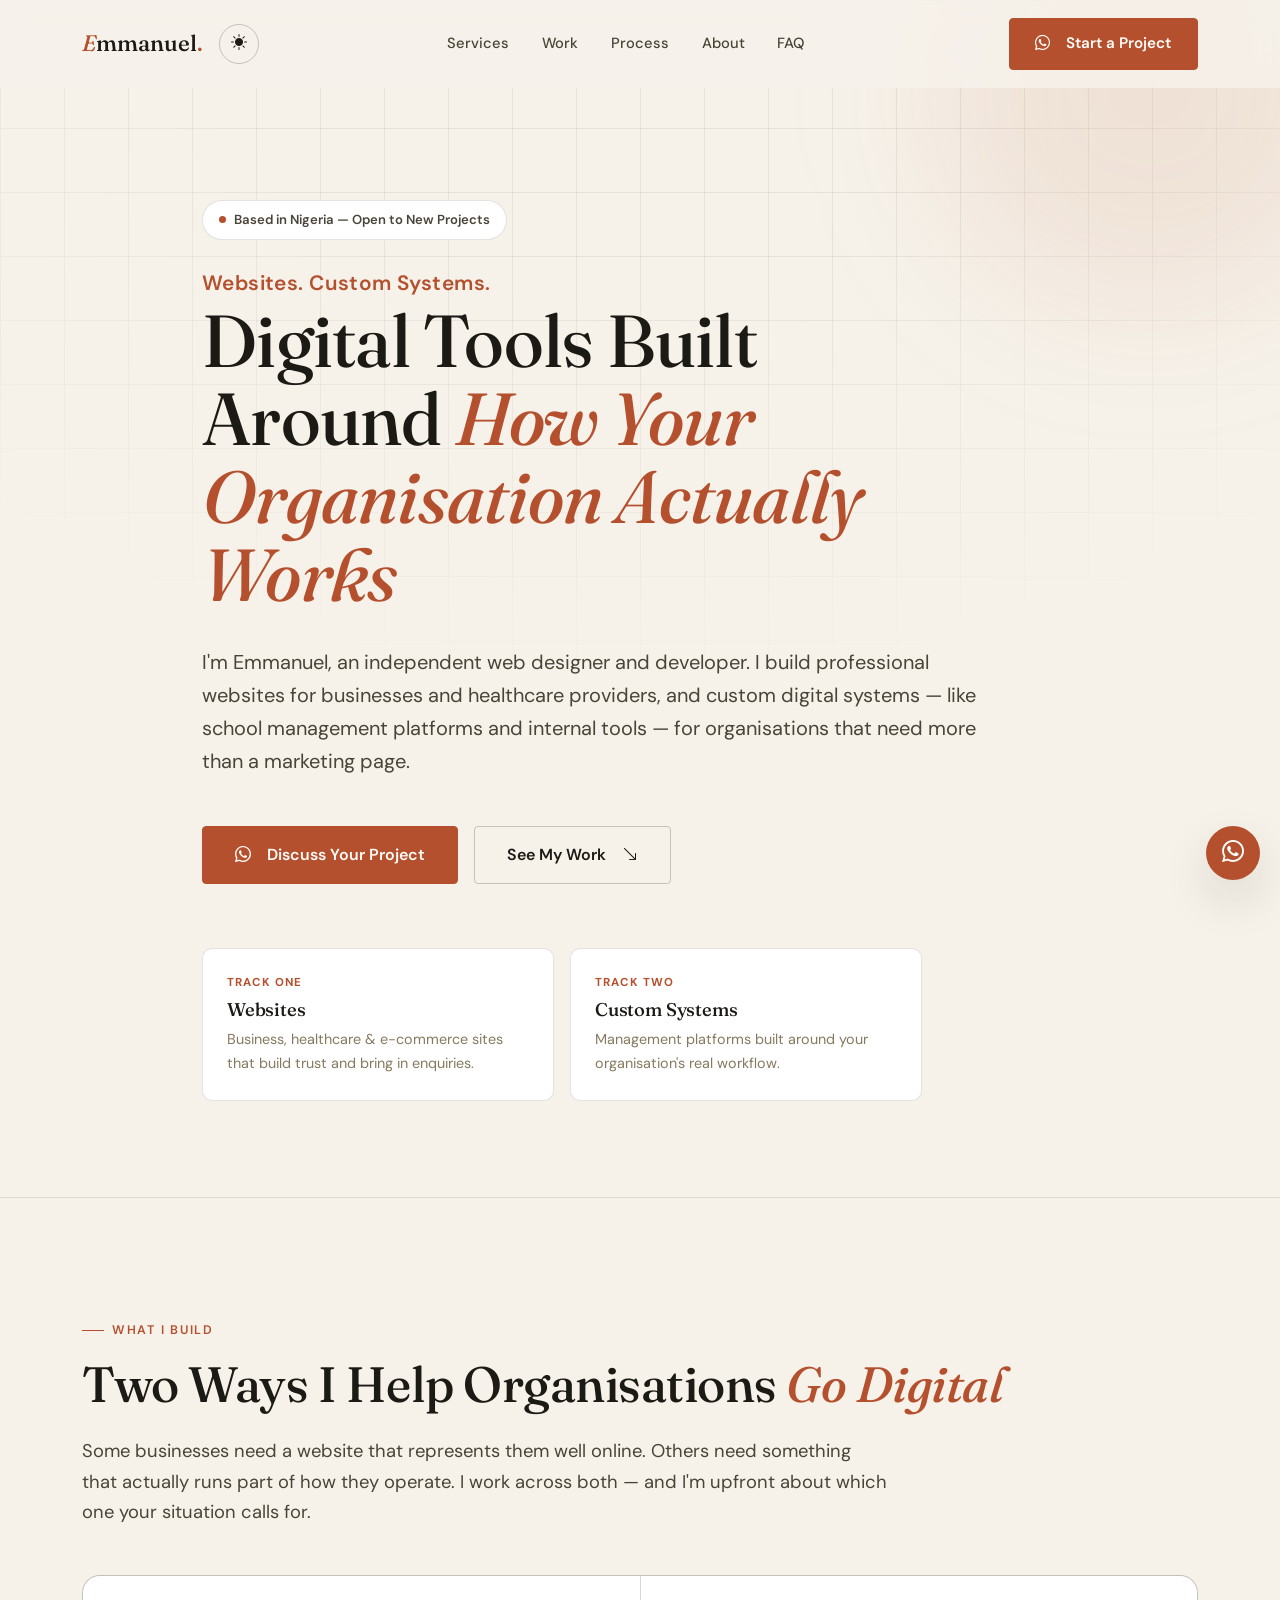
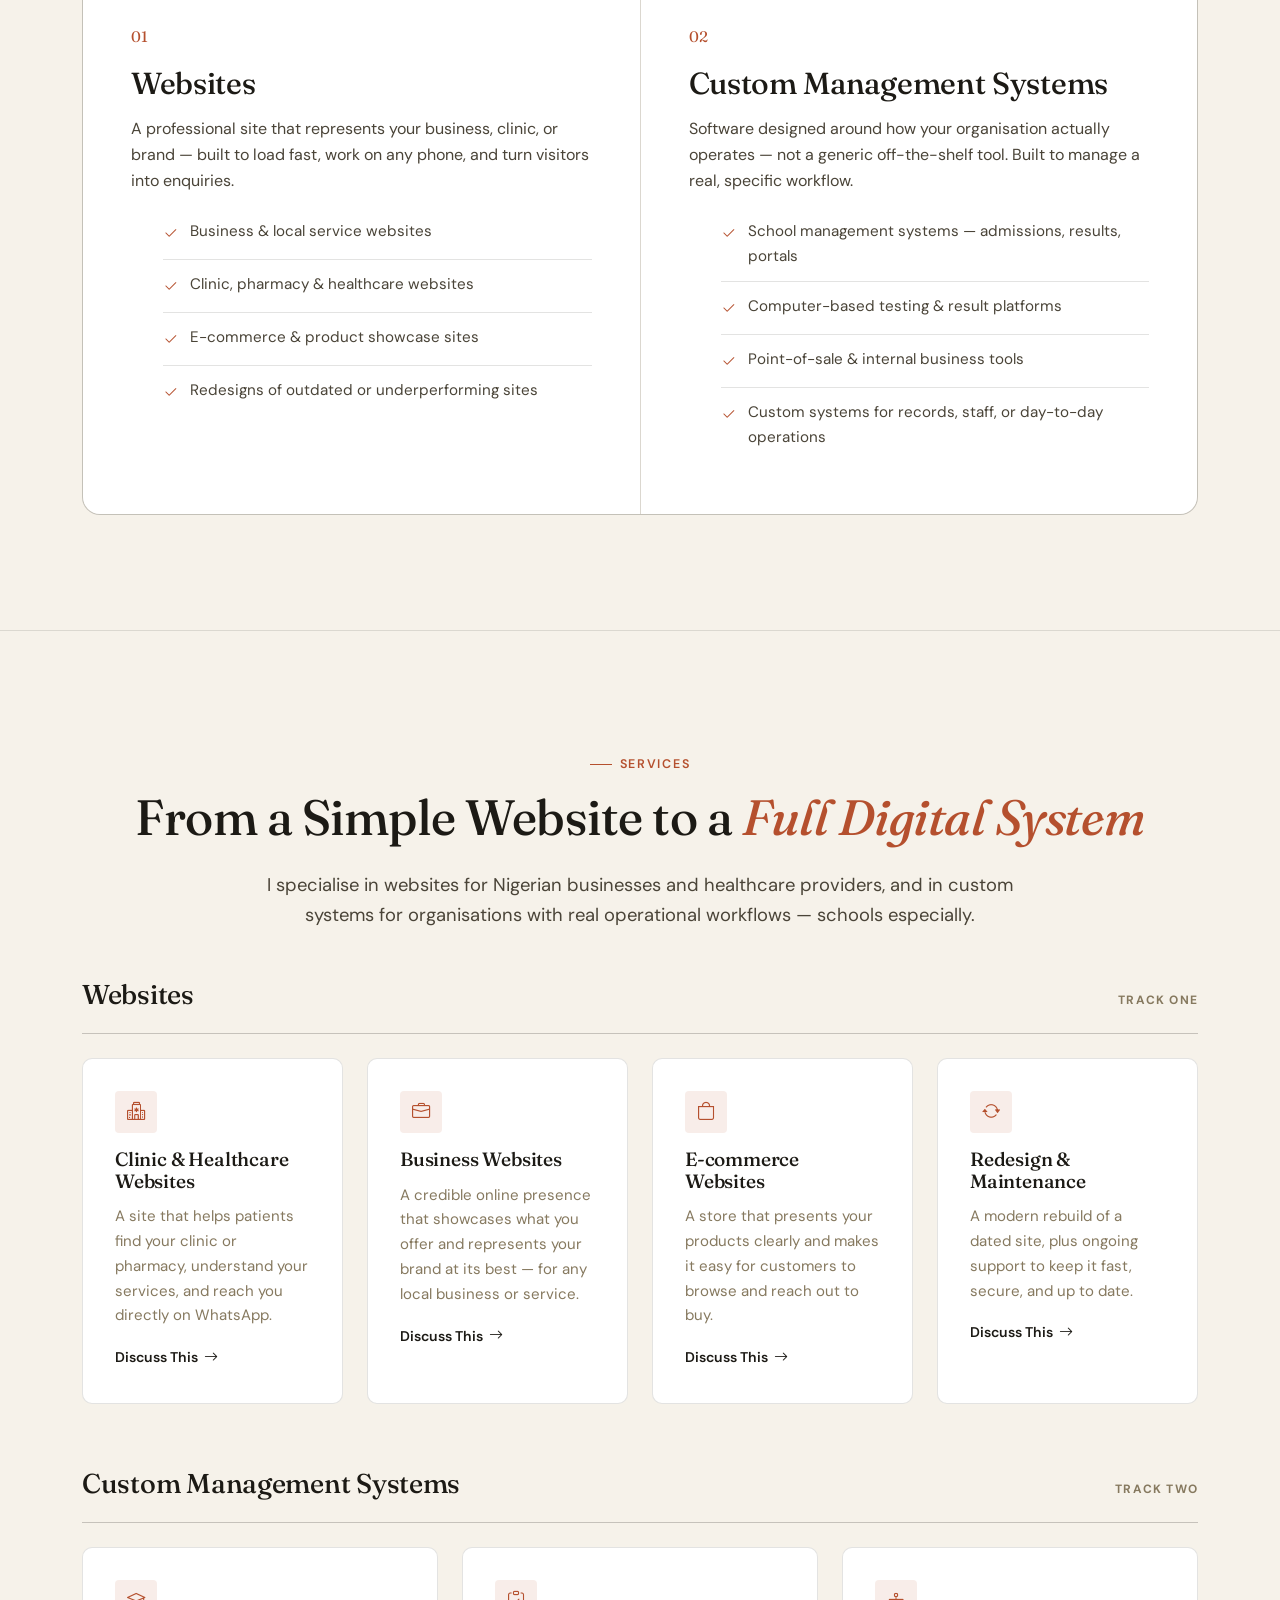
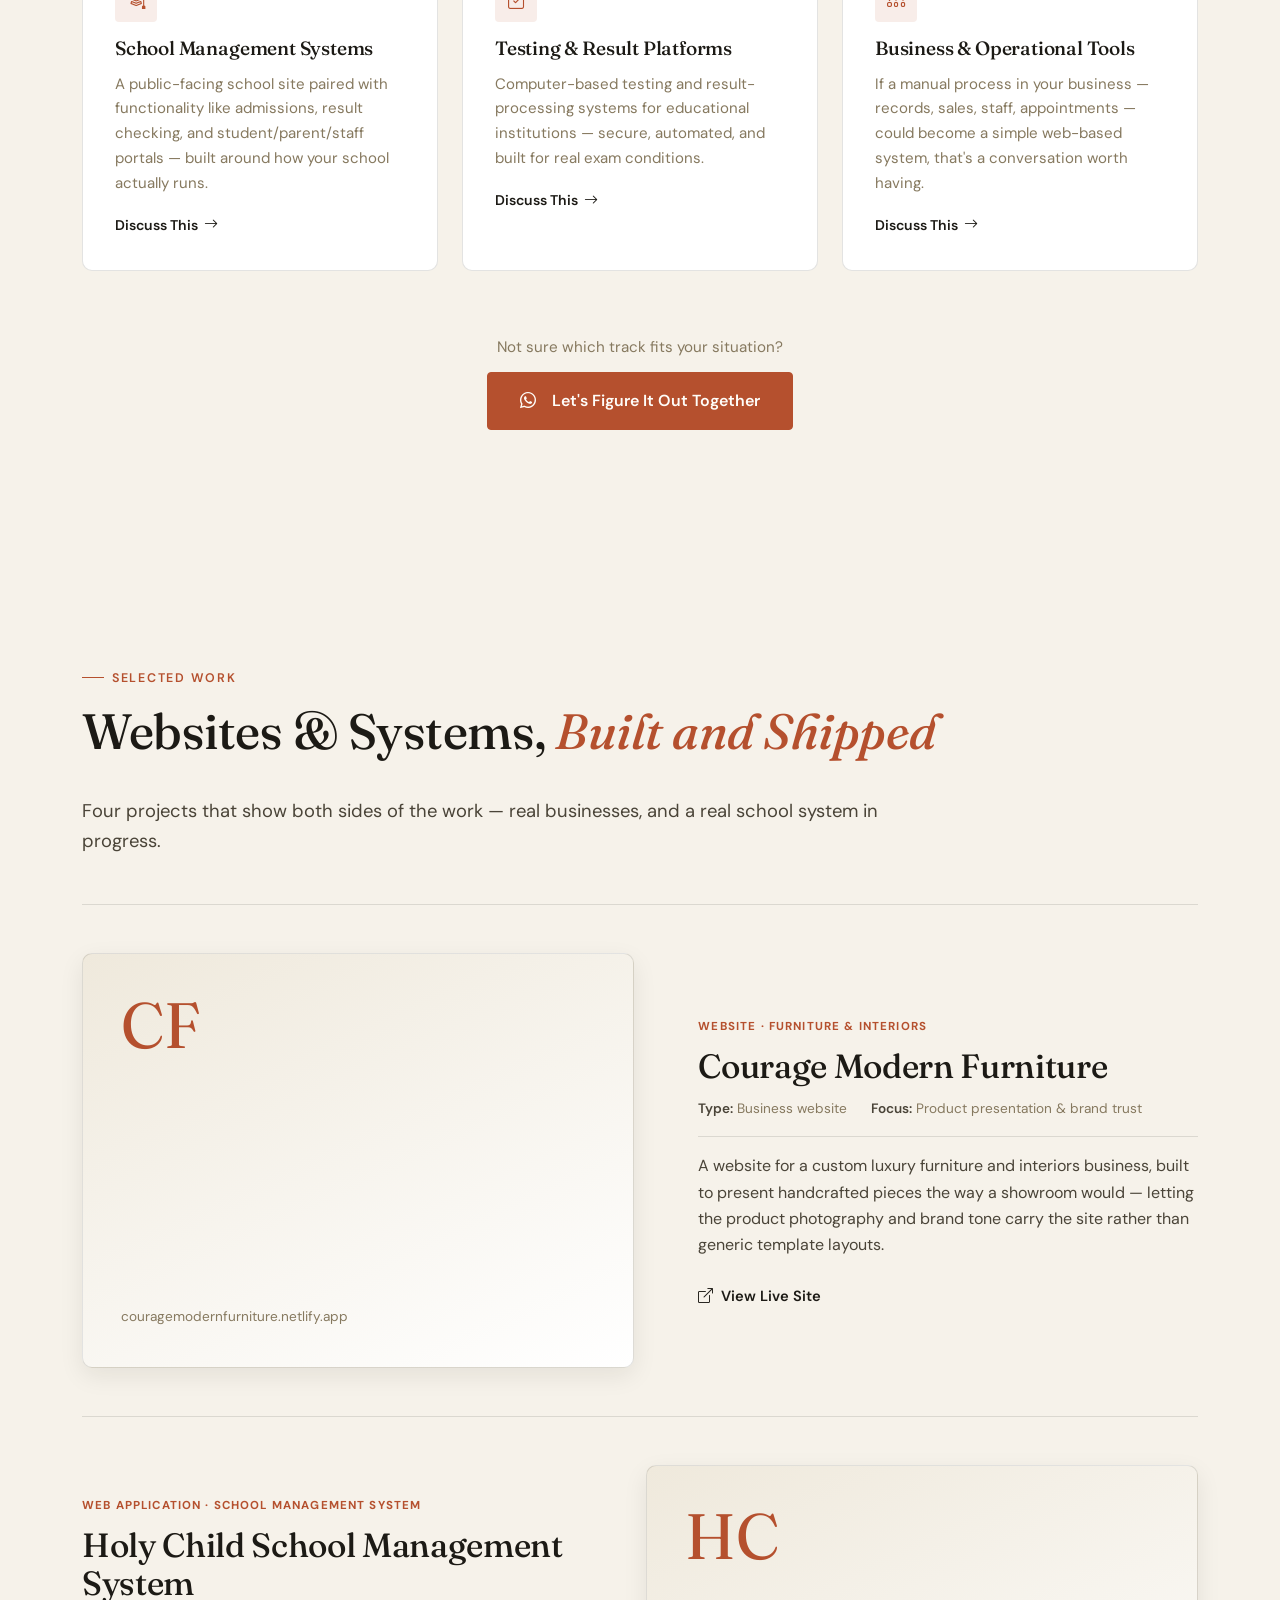
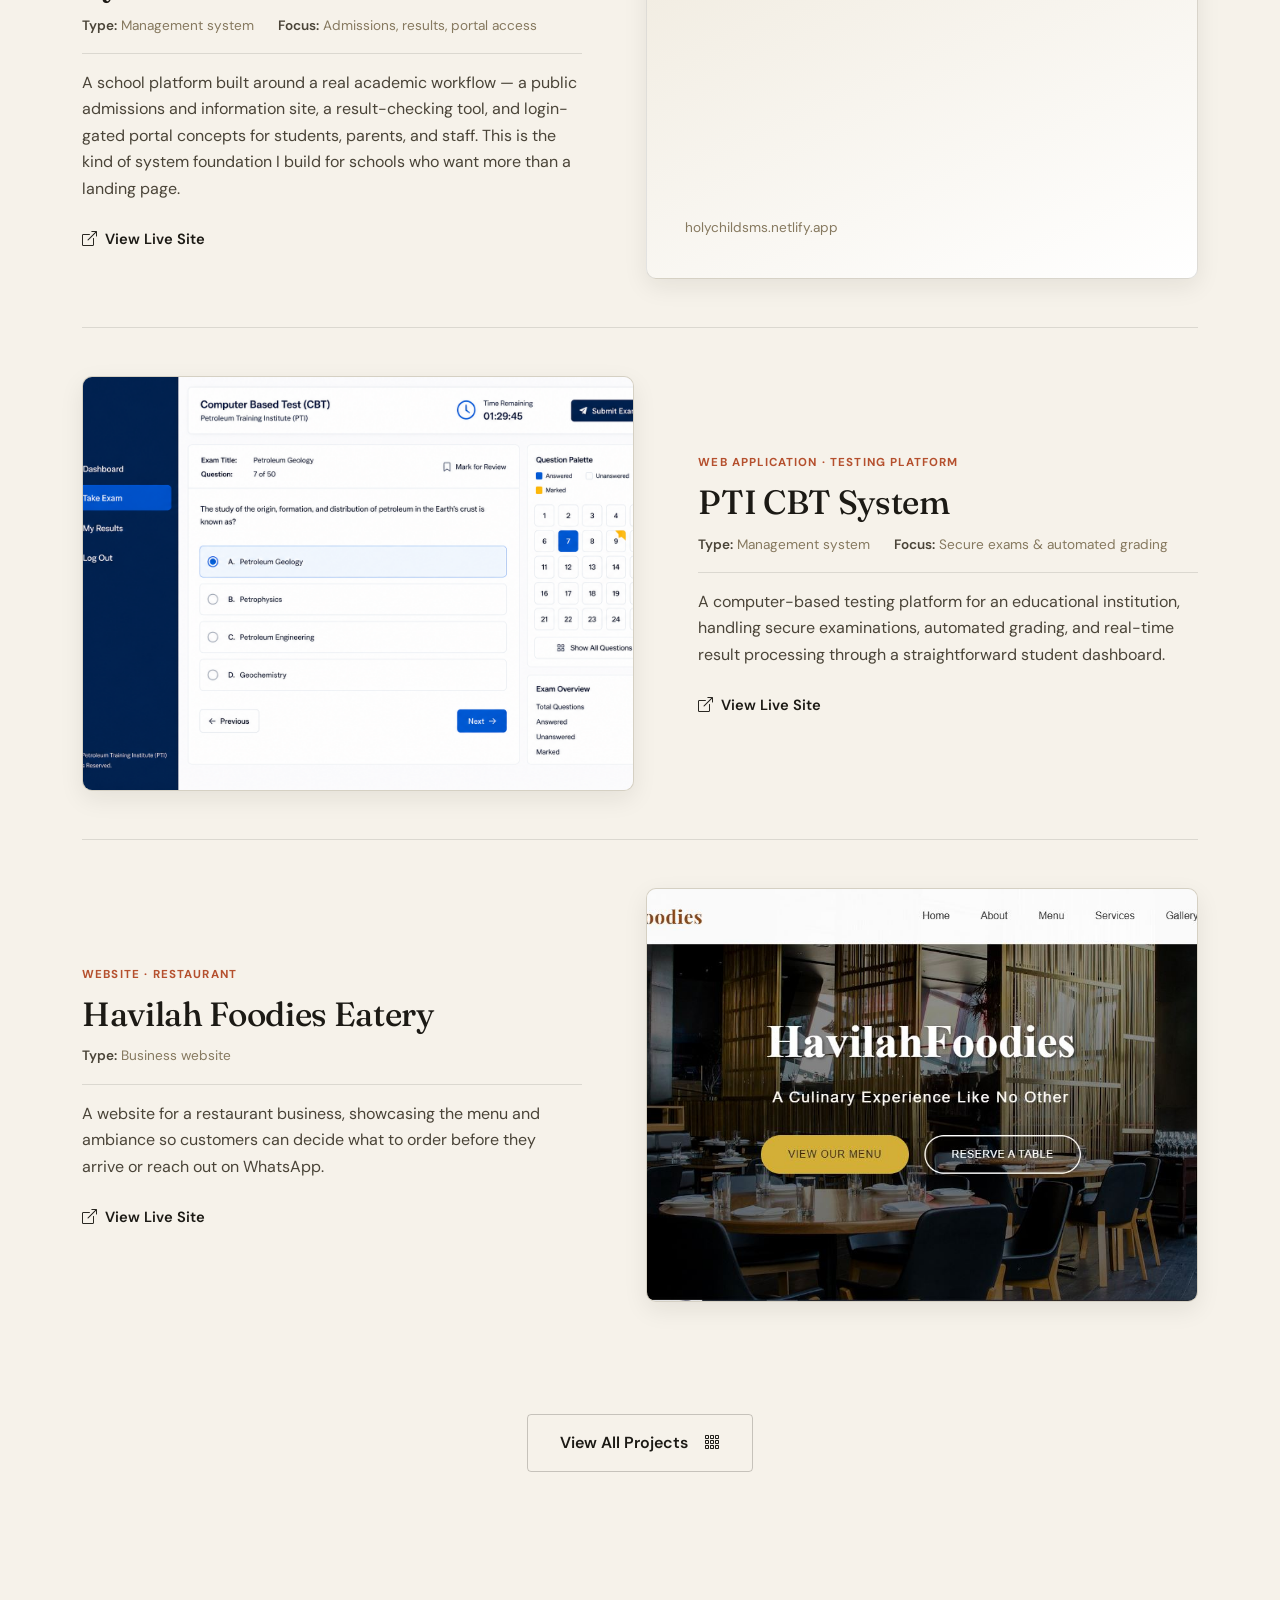
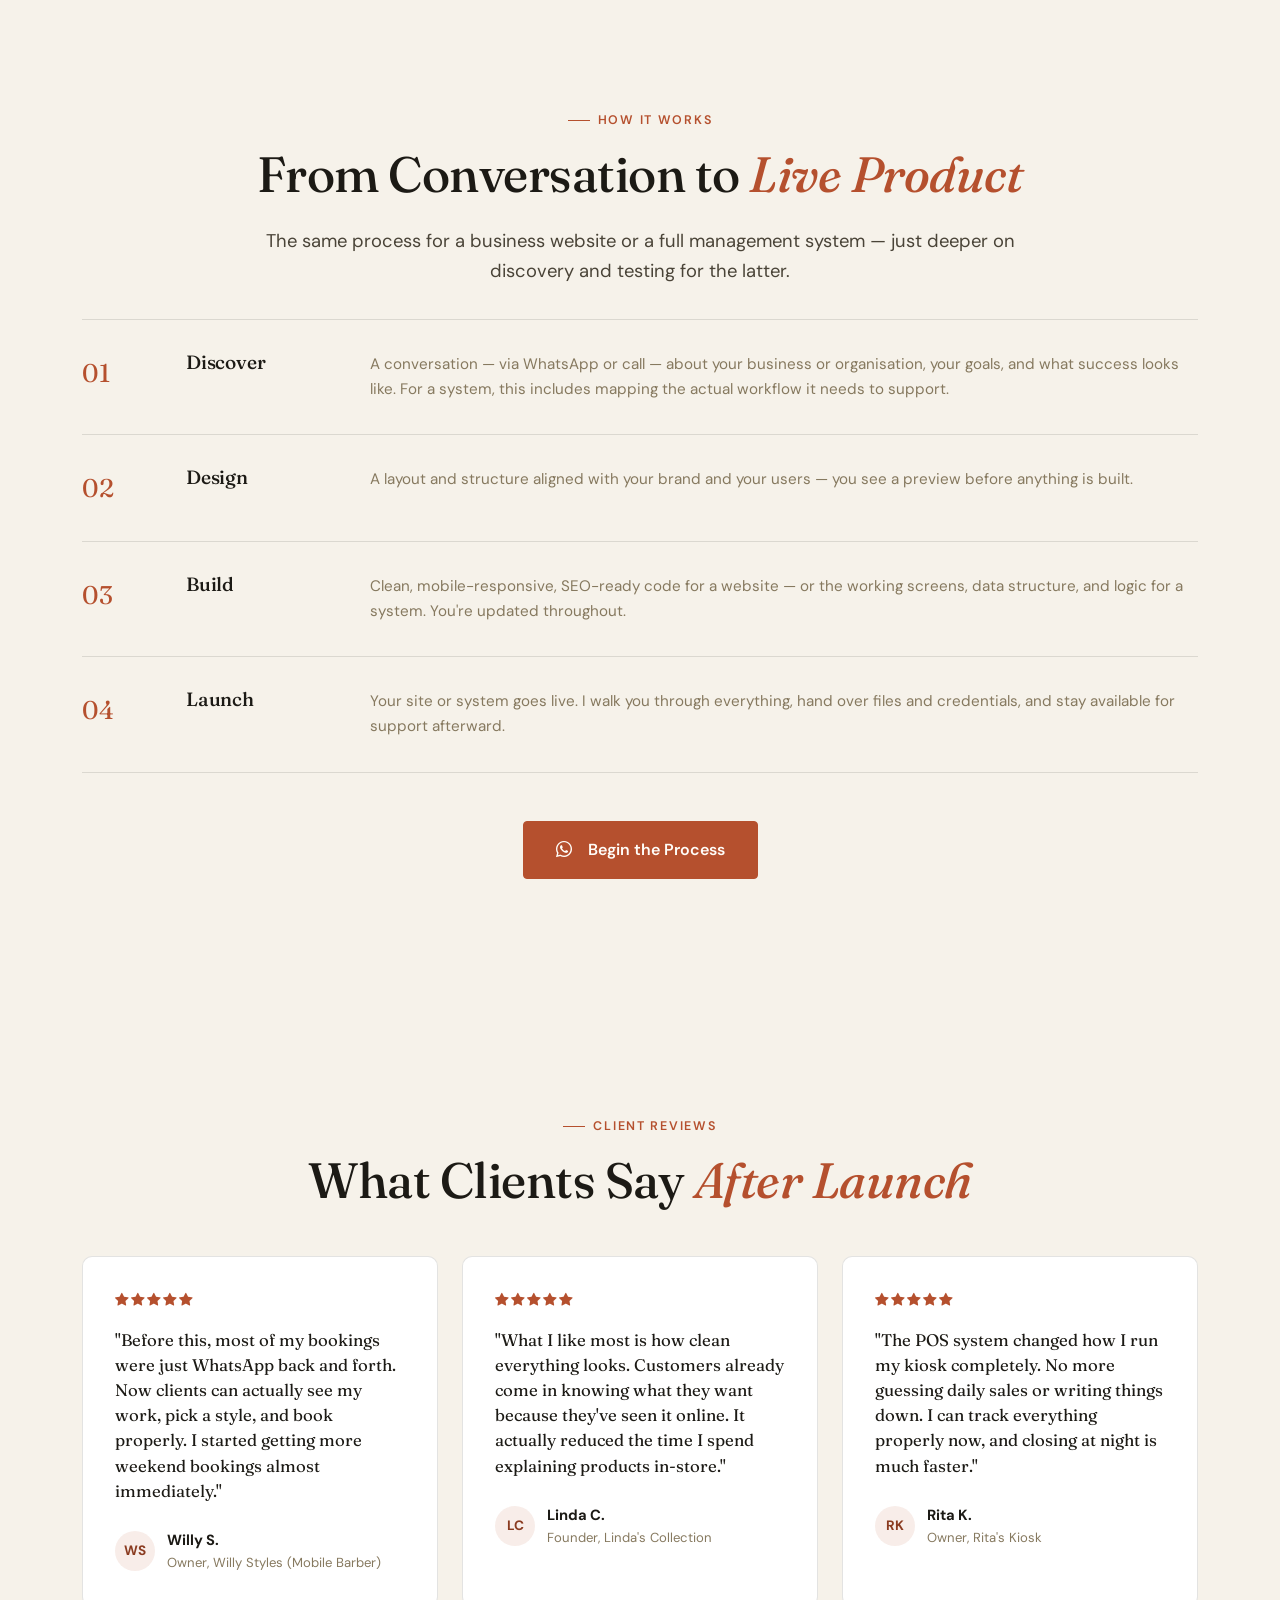
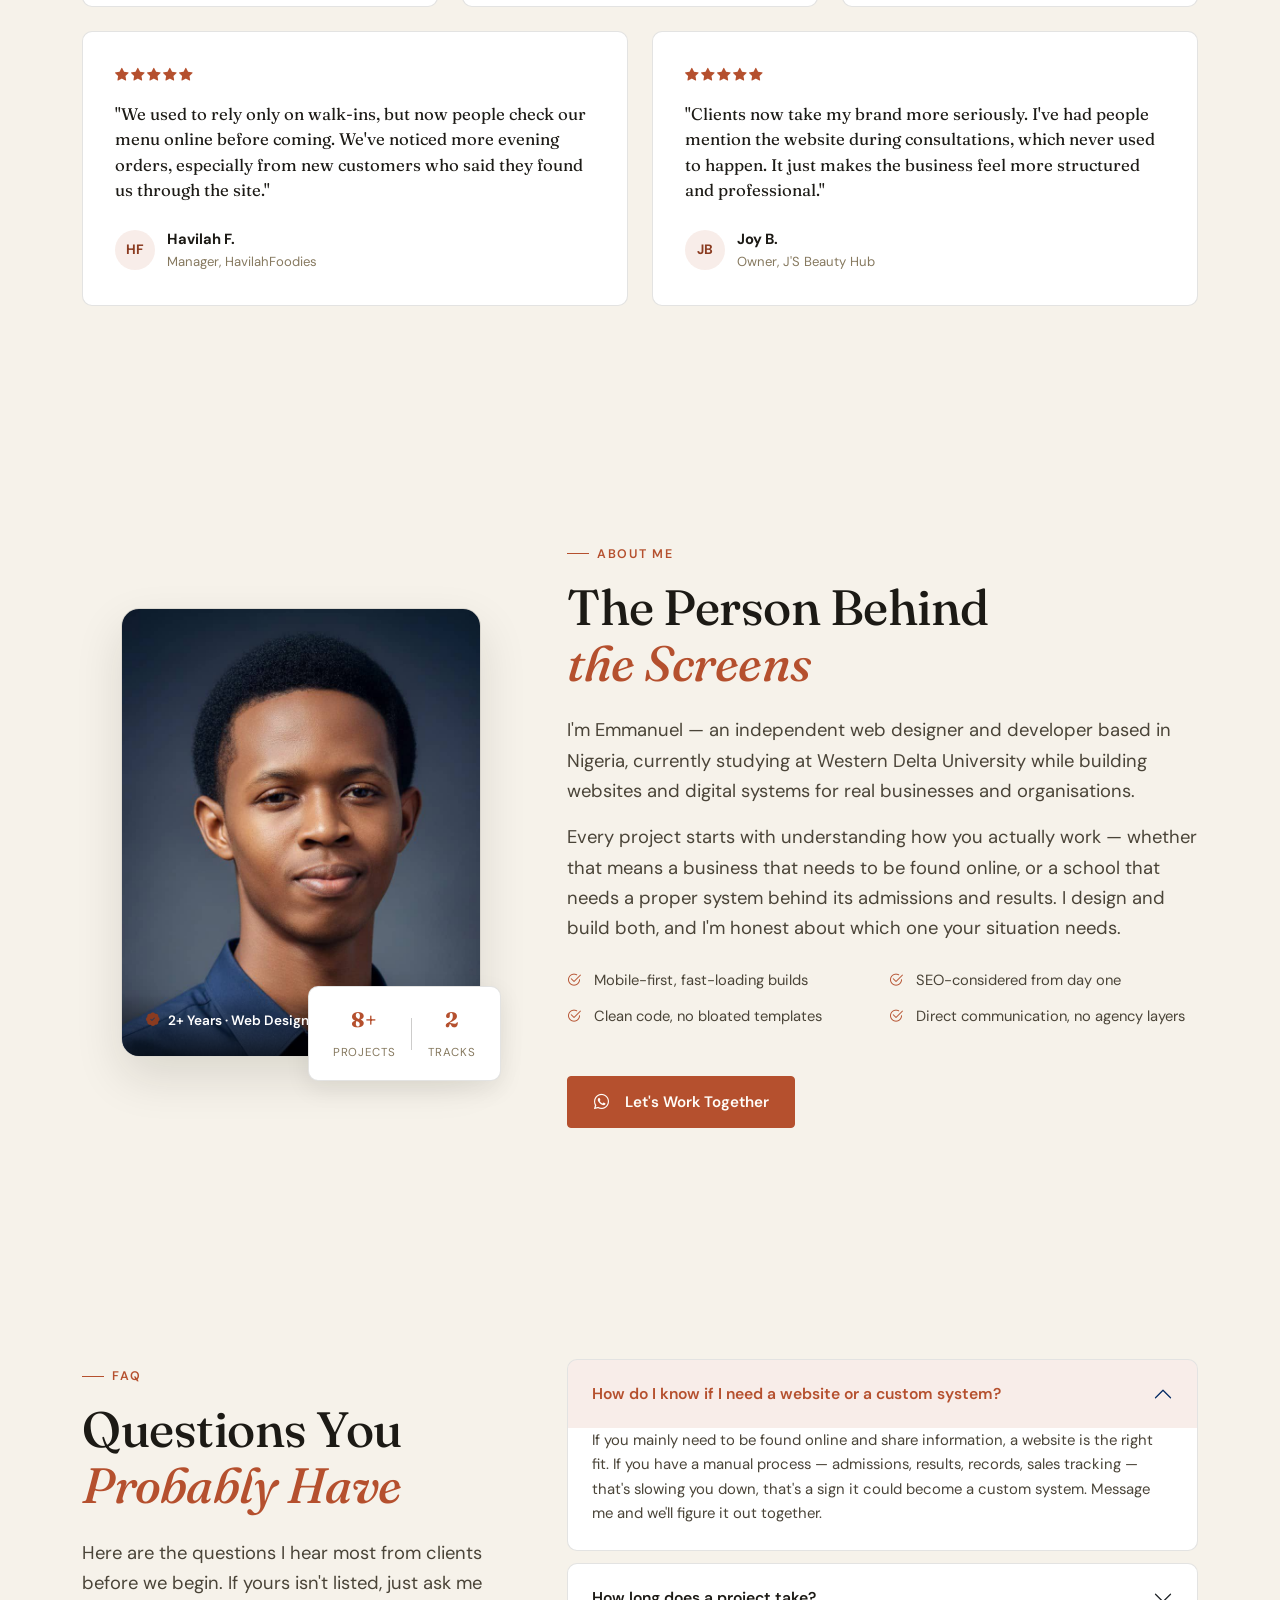
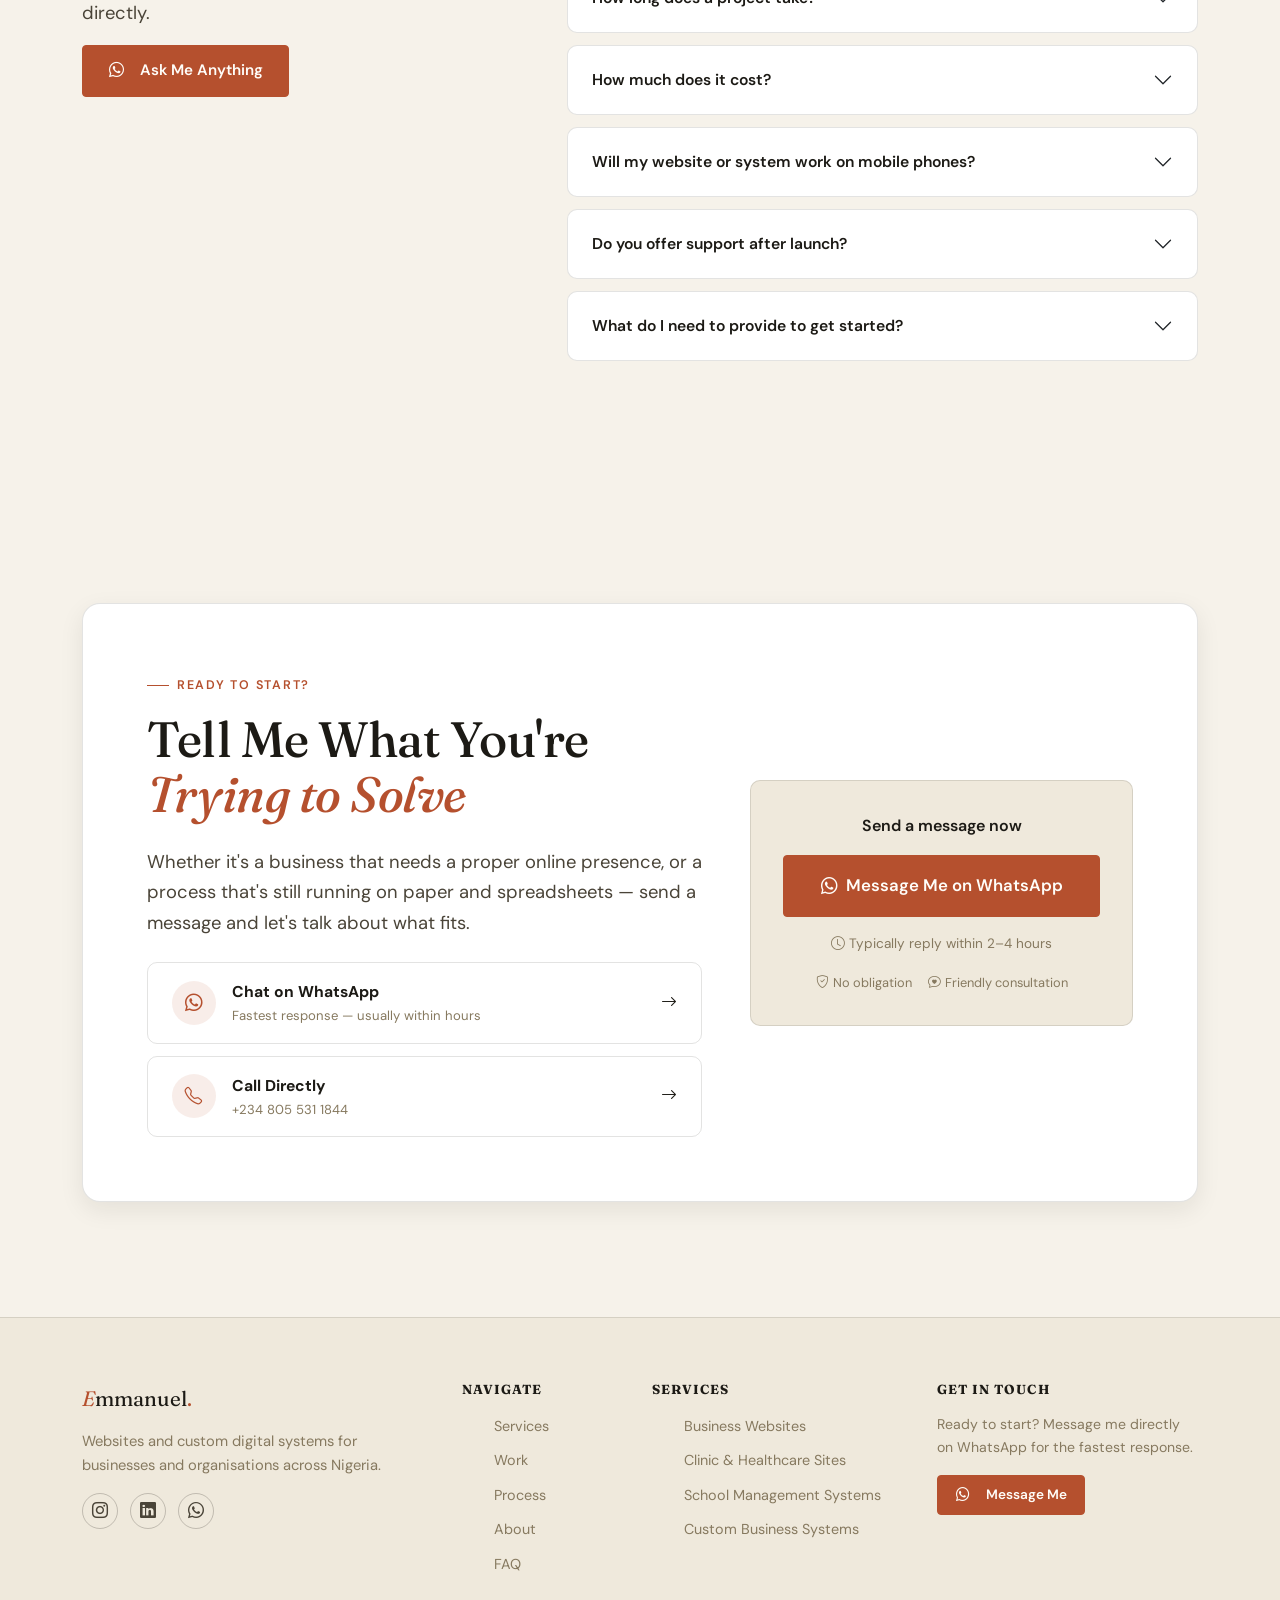
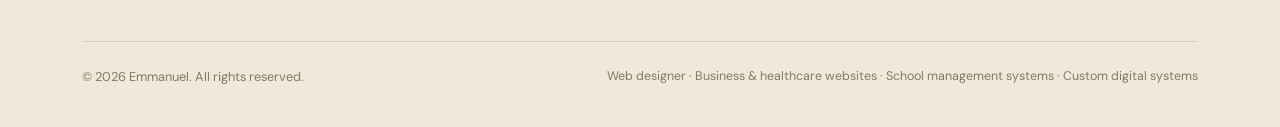
<file: index.html>
<!DOCTYPE html>
<html lang="en" data-theme="light">
<head>
  <meta charset="UTF-8" />
  <meta name="viewport" content="width=device-width, initial-scale=1.0" />
  <meta http-equiv="X-UA-Compatible" content="IE=edge" />

  <!-- SEO Meta -->
<title>Emmanuel — Web Designer &amp; Digital Systems Developer in Nigeria</title>
<meta name="description" content="Emmanuel designs and builds websites and custom digital systems — from business and clinic websites to school management systems and internal business tools — for organisations across Nigeria." />
<meta name="keywords" content="web designer Nigeria, website developer Nigeria, school management system Nigeria, custom management system Nigeria, clinic website design Nigeria, business website Nigeria, website designer Lagos" />
<meta name="author" content="Emmanuel" />
<link rel="canonical" href="https://emmanuelwebdesign.netlify.app/" />

<meta property="og:type" content="website" />
<meta property="og:title" content="Emmanuel — Web Designer & Digital Systems Developer in Nigeria" />
<meta property="og:description" content="Websites and custom digital systems for businesses and organisations across Nigeria — from clinic and business websites to school management systems and internal tools." />
<meta property="og:url" content="https://emmanuelwebdesign.netlify.app/" />
<meta property="og:site_name" content="Emmanuel" />
<meta property="og:image" content="https://emmanuelwebdesign.netlify.app/assets/portrait.JPG" />

<meta name="twitter:card" content="summary_large_image" />
<meta name="twitter:title" content="Emmanuel — Web Designer & Digital Systems Developer" />
<meta name="twitter:description" content="Websites and custom digital systems for businesses and organisations across Nigeria." />
<meta name="twitter:image" content="https://emmanuelwebdesign.netlify.app/assets/portrait.JPG" />

<script type="application/ld+json">
{
  "@context": "https://schema.org",
  "@type": "ProfessionalService",
  "name": "Emmanuel — Web Design & Digital Systems",
  "description": "Website design and custom digital systems development for businesses and organisations across Nigeria, including school management systems and internal business tools.",
  "url": "https://emmanuelwebdesign.netlify.app/",
  "telephone": "+2348055311844",
  "priceRange": "$$",
  "knowsAbout": [
    "Website Design",
    "Business Website Development",
    "Clinic and Healthcare Website Design",
    "E-commerce Websites",
    "School Management Systems",
    "Custom Management Systems",
    "Web Application Development"
  ],
  "areaServed": [
    { "@type": "Country", "name": "Nigeria" }
  ],
  "contactPoint": {
    "@type": "ContactPoint",
    "telephone": "+2348055311844",
    "contactType": "Customer Service",
    "availableLanguage": "English",
    "url": "https://wa.me/2348055311844"
  },
  "sameAs": [
    "https://www.instagram.com/emmabills234",
    "https://www.linkedin.com/in/omoniyi-emmanuel-a54368341"
  ],
  "founder": {
    "@type": "Person",
    "name": "Emmanuel",
    "jobTitle": "Web Designer & Digital Systems Developer"
  }
}
</script>

  <!-- Google Fonts -->
  <link rel="preconnect" href="https://fonts.googleapis.com" />
  <link rel="preconnect" href="https://fonts.gstatic.com" crossorigin />
  <link href="https://fonts.googleapis.com/css2?family=Fraunces:opsz,wght@9..144,400;9..144,480;9..144,560;9..144,650&family=DM+Sans:ital,opsz,wght@0,9..40,400;0,9..40,500;0,9..40,600;0,9..40,700&display=swap" rel="stylesheet" />

  <!-- Bootstrap 5 -->
  <link href="https://cdn.jsdelivr.net/npm/bootstrap@5.3.2/dist/css/bootstrap.min.css" rel="stylesheet" />

  <!-- Bootstrap Icons -->
  <link rel="stylesheet" href="https://cdn.jsdelivr.net/npm/bootstrap-icons@1.11.3/font/bootstrap-icons.min.css" />

  <link rel="stylesheet" href="style.css" />

  <!--  Favicon  -->
  <link rel="shortcut icon" href="assets/favicon.png" type="image/x-icon">
</head>

<!-- Google tag (gtag.js) -->
<script async src="https://www.googletagmanager.com/gtag/js?id=G-GWW3H16NDK"></script>
<script>
  window.dataLayer = window.dataLayer || [];
  function gtag(){dataLayer.push(arguments);}
  gtag('js', new Date());
  gtag('config', 'G-GWW3H16NDK');
</script>

<body>

  <!-- NAVIGATION -->
  <nav class="navbar navbar-expand-lg fixed-top" id="mainNav" aria-label="Main navigation">
    <div class="container">
      <a class="navbar-brand" href="#home" aria-label="Emmanuel — Home">
        <span class="brand-e">E</span>mmanuel<span class="brand-dot">.</span>
      </a>
      <div class="d-flex align-items-center gap-3 ms-auto">
        <button class="theme-toggle" id="themeToggle" aria-label="Toggle light/dark theme">
          <i class="bi bi-moon-stars-fill" id="themeIcon"></i>
        </button>
        <button class="navbar-toggler" type="button" data-bs-toggle="collapse" data-bs-target="#navMenu"
          aria-controls="navMenu" aria-expanded="false" aria-label="Toggle navigation">
          <span class="toggler-bar"></span>
          <span class="toggler-bar"></span>
          <span class="toggler-bar"></span>
        </button>
      </div>
      <div class="collapse navbar-collapse" id="navMenu">
        <ul class="navbar-nav mx-auto gap-lg-1">
          <li class="nav-item"><a class="nav-link" href="#services">Services</a></li>
          <li class="nav-item"><a class="nav-link" href="#work">Work</a></li>
          <li class="nav-item"><a class="nav-link" href="#process">Process</a></li>
          <li class="nav-item"><a class="nav-link" href="#about">About</a></li>
          <li class="nav-item"><a class="nav-link" href="#faq">FAQ</a></li>
        </ul>
        <a href="https://wa.me/2348055311844?text=Hi%20Emmanuel%2C%20I%27d%20like%20to%20discuss%20a%20project%20with%20you."
          class="btn btn-primary nav-cta" target="_blank" rel="noopener noreferrer">
          <i class="bi bi-whatsapp me-2"></i>Start a Project
        </a>
      </div>
    </div>
  </nav>

  <!-- HERO -->
  <section class="hero-section" id="home" aria-label="Hero">
    <div class="hero-bg-grid" aria-hidden="true"></div>
    <div class="hero-glow hero-glow-1" aria-hidden="true"></div>
    <div class="container hero-container">

      <div class="hero-badge reveal-up">
        <span class="badge-dot"></span>
        Based in Nigeria — Open to New Projects
      </div>

      <h1 class="hero-headline reveal-up delay-1">
        <span class="hero-kicker">Websites. Custom Systems.</span>
        Digital Tools Built Around <em>How Your Organisation Actually Works</em>
      </h1>

      <p class="hero-sub reveal-up delay-2">
        I'm Emmanuel, an independent web designer and developer. I build professional websites for businesses and healthcare providers, and custom digital systems — like school management platforms and internal tools — for organisations that need more than a marketing page.
      </p>

      <div class="hero-ctas reveal-up delay-3">
        <a href="https://wa.me/2348055311844?text=Hi%20Emmanuel%2C%20I%27d%20like%20to%20discuss%20a%20website%20or%20system%20for%20my%20organisation.%20Can%20we%20talk%3F"
          class="btn btn-primary btn-lg" target="_blank" rel="noopener noreferrer">
          <i class="bi bi-whatsapp me-2"></i>Discuss Your Project
        </a>
        <a href="#work" class="btn btn-ghost btn-lg">
          See My Work <i class="bi bi-arrow-down-right ms-2"></i>
        </a>
      </div>

      <div class="hero-tracks reveal-up delay-4">
        <a href="#services" class="hero-track">
          <span class="hero-track-label">Track One</span>
          <h3>Websites</h3>
          <p>Business, healthcare &amp; e-commerce sites that build trust and bring in enquiries.</p>
        </a>
        <a href="#services-systems" class="hero-track">
          <span class="hero-track-label">Track Two</span>
          <h3>Custom Systems</h3>
          <p>Management platforms built around your organisation's real workflow.</p>
        </a>
      </div>
    </div>
  </section>

  <!-- CAPABILITY SPLIT -->
  <section class="capability-section section-pad" aria-label="What I build">
    <div class="container">
      <div class="section-header">
        <div class="section-label reveal-up">What I Build</div>
        <h2 class="section-heading reveal-up delay-1">Two Ways I Help Organisations <em>Go Digital</em></h2>
        <p class="section-body reveal-up delay-2">Some businesses need a website that represents them well online. Others need something that actually runs part of how they operate. I work across both — and I'm upfront about which one your situation calls for.</p>
      </div>

      <div class="capability-grid mt-5">
        <div class="capability-card reveal-up delay-2">
          <div class="capability-index">01</div>
          <h3>Websites</h3>
          <p>A professional site that represents your business, clinic, or brand — built to load fast, work on any phone, and turn visitors into enquiries.</p>
          <ul class="capability-list">
            <li><i class="bi bi-check2"></i><span>Business &amp; local service websites</span></li>
            <li><i class="bi bi-check2"></i><span>Clinic, pharmacy &amp; healthcare websites</span></li>
            <li><i class="bi bi-check2"></i><span>E-commerce &amp; product showcase sites</span></li>
            <li><i class="bi bi-check2"></i><span>Redesigns of outdated or underperforming sites</span></li>
          </ul>
        </div>
        <div class="capability-card reveal-up delay-3">
          <div class="capability-index">02</div>
          <h3>Custom Management Systems</h3>
          <p>Software designed around how your organisation actually operates — not a generic off-the-shelf tool. Built to manage a real, specific workflow.</p>
          <ul class="capability-list">
            <li><i class="bi bi-check2"></i><span>School management systems — admissions, results, portals</span></li>
            <li><i class="bi bi-check2"></i><span>Computer-based testing &amp; result platforms</span></li>
            <li><i class="bi bi-check2"></i><span>Point-of-sale &amp; internal business tools</span></li>
            <li><i class="bi bi-check2"></i><span>Custom systems for records, staff, or day-to-day operations</span></li>
          </ul>
        </div>
      </div>
    </div>
  </section>

  <!-- SERVICES -->
  <section class="services-section section-pad" id="services" aria-labelledby="services-heading">
    <div class="container">
      <div class="section-header text-center">
        <div class="section-label reveal-up">Services</div>
        <h2 class="section-heading reveal-up delay-1" id="services-heading">
          From a Simple Website to a <em>Full Digital System</em>
        </h2>
        <p class="section-subtext reveal-up delay-2">
          I specialise in websites for Nigerian businesses and healthcare providers, and in custom systems for organisations with real operational workflows — schools especially.
        </p>
      </div>

      <!-- Websites group -->
      <div class="service-group mt-5">
        <div class="service-group-head">
          <h3>Websites</h3>
          <span class="service-group-tag">Track One</span>
        </div>
        <div class="row g-4">
          <div class="col-md-6 col-lg-3">
            <article class="service-card reveal-up delay-1" aria-label="Clinic and Healthcare Website Design">
              <div class="service-icon"><i class="bi bi-hospital"></i></div>
              <h3>Clinic &amp; Healthcare Websites</h3>
              <p>A site that helps patients find your clinic or pharmacy, understand your services, and reach you directly on WhatsApp.</p>
              <a href="https://wa.me/2348055311844?text=Hi%20Emmanuel%2C%20I%20need%20a%20website%20for%20my%20clinic%20or%20pharmacy." class="service-link" target="_blank" rel="noopener noreferrer">Discuss This <i class="bi bi-arrow-right"></i></a>
            </article>
          </div>
          <div class="col-md-6 col-lg-3">
            <article class="service-card reveal-up delay-2" aria-label="Business Website Design">
              <div class="service-icon"><i class="bi bi-briefcase"></i></div>
              <h3>Business Websites</h3>
              <p>A credible online presence that showcases what you offer and represents your brand at its best — for any local business or service.</p>
              <a href="https://wa.me/2348055311844?text=Hi%20Emmanuel%2C%20I%20need%20a%20business%20website." class="service-link" target="_blank" rel="noopener noreferrer">Discuss This <i class="bi bi-arrow-right"></i></a>
            </article>
          </div>
          <div class="col-md-6 col-lg-3">
            <article class="service-card reveal-up delay-3" aria-label="E-commerce Website Design">
              <div class="service-icon"><i class="bi bi-bag"></i></div>
              <h3>E-commerce Websites</h3>
              <p>A store that presents your products clearly and makes it easy for customers to browse and reach out to buy.</p>
              <a href="https://wa.me/2348055311844?text=Hi%20Emmanuel%2C%20I%20need%20an%20e-commerce%20website." class="service-link" target="_blank" rel="noopener noreferrer">Discuss This <i class="bi bi-arrow-right"></i></a>
            </article>
          </div>
          <div class="col-md-6 col-lg-3">
            <article class="service-card reveal-up delay-1" aria-label="Website Redesign">
              <div class="service-icon"><i class="bi bi-arrow-repeat"></i></div>
              <h3>Redesign &amp; Maintenance</h3>
              <p>A modern rebuild of a dated site, plus ongoing support to keep it fast, secure, and up to date.</p>
              <a href="https://wa.me/2348055311844?text=Hi%20Emmanuel%2C%20I%20need%20my%20website%20redesigned." class="service-link" target="_blank" rel="noopener noreferrer">Discuss This <i class="bi bi-arrow-right"></i></a>
            </article>
          </div>
        </div>
      </div>

      <!-- Systems group -->
      <div class="service-group" id="services-systems">
        <div class="service-group-head">
          <h3>Custom Management Systems</h3>
          <span class="service-group-tag">Track Two</span>
        </div>
        <div class="row g-4">
          <div class="col-md-6 col-lg-4">
            <article class="service-card reveal-up delay-1" aria-label="School Management System Development">
              <div class="service-icon"><i class="bi bi-mortarboard"></i></div>
              <h3>School Management Systems</h3>
              <p>A public-facing school site paired with functionality like admissions, result checking, and student/parent/staff portals — built around how your school actually runs.</p>
              <a href="https://wa.me/2348055311844?text=Hi%20Emmanuel%2C%20I%27m%20interested%20in%20a%20school%20management%20system." class="service-link" target="_blank" rel="noopener noreferrer">Discuss This <i class="bi bi-arrow-right"></i></a>
            </article>
          </div>
          <div class="col-md-6 col-lg-4">
            <article class="service-card reveal-up delay-2" aria-label="Testing and Assessment Platforms">
              <div class="service-icon"><i class="bi bi-clipboard-check"></i></div>
              <h3>Testing &amp; Result Platforms</h3>
              <p>Computer-based testing and result-processing systems for educational institutions — secure, automated, and built for real exam conditions.</p>
              <a href="https://wa.me/2348055311844?text=Hi%20Emmanuel%2C%20I%27m%20interested%20in%20a%20testing%20or%20result%20platform." class="service-link" target="_blank" rel="noopener noreferrer">Discuss This <i class="bi bi-arrow-right"></i></a>
            </article>
          </div>
          <div class="col-md-6 col-lg-4">
            <article class="service-card reveal-up delay-3" aria-label="Custom Business Management Systems">
              <div class="service-icon"><i class="bi bi-diagram-3"></i></div>
              <h3>Business &amp; Operational Tools</h3>
              <p>If a manual process in your business — records, sales, staff, appointments — could become a simple web-based system, that's a conversation worth having.</p>
              <a href="https://wa.me/2348055311844?text=Hi%20Emmanuel%2C%20I%20have%20a%20manual%20process%20that%20could%20become%20a%20system." class="service-link" target="_blank" rel="noopener noreferrer">Discuss This <i class="bi bi-arrow-right"></i></a>
            </article>
          </div>
        </div>
      </div>

      <div class="text-center mt-5 reveal-up">
        <p class="services-cta-text">Not sure which track fits your situation?</p>
        <a href="https://wa.me/2348055311844?text=Hi%20Emmanuel%2C%20I%27m%20not%20sure%20if%20I%20need%20a%20website%20or%20a%20custom%20system.%20Can%20you%20help%20me%20figure%20it%20out%3F"
          class="btn btn-primary btn-lg" target="_blank" rel="noopener noreferrer">
          <i class="bi bi-whatsapp me-2"></i>Let's Figure It Out Together
        </a>
      </div>
    </div>
  </section>

  <!-- WORK / CASE STUDIES -->
  <section class="portfolio-section section-pad" id="work" aria-labelledby="work-heading">
    <div class="container">
      <div class="portfolio-intro-bar">
        <div>
          <div class="section-label reveal-up">Selected Work</div>
          <h2 class="section-heading reveal-up delay-1" id="work-heading">
            Websites &amp; Systems, <em>Built and Shipped</em>
          </h2>
        </div>
      </div>
      <p class="section-subtext reveal-up delay-2 mb-5">Four projects that show both sides of the work — real businesses, and a real school system in progress.</p>

      <!-- Case Study 1: Courage Modern Furniture -->
      <article class="case-study reveal-up">
        <div class="case-study-visual case-study-visual--text">
          <span class="visual-mark">CF</span>
          <span class="visual-url">couragemodernfurniture.netlify.app</span>
        </div>
        <div class="case-study-info">
          <span class="case-study-tag">Website · Furniture &amp; Interiors</span>
          <h3>Courage Modern Furniture</h3>
          <div class="case-study-meta">
            <span><strong>Type:</strong> Business website</span>
            <span><strong>Focus:</strong> Product presentation &amp; brand trust</span>
          </div>
          <p>A website for a custom luxury furniture and interiors business, built to present handcrafted pieces the way a showroom would — letting the product photography and brand tone carry the site rather than generic template layouts.</p>
          <a href="https://couragemodernfurniture.netlify.app/" class="case-study-link" target="_blank" rel="noopener noreferrer">
            <i class="bi bi-box-arrow-up-right"></i> View Live Site
          </a>
        </div>
      </article>

      <!-- Case Study 2: Holy Child School Management System -->
      <article class="case-study case-study--reverse reveal-up">
        <div class="case-study-visual case-study-visual--text">
          <span class="visual-mark">HC</span>
          <span class="visual-url">holychildsms.netlify.app</span>
        </div>
        <div class="case-study-info">
          <span class="case-study-tag">Web Application · School Management System</span>
          <h3>Holy Child School Management System</h3>
          <div class="case-study-meta">
            <span><strong>Type:</strong> Management system</span>
            <span><strong>Focus:</strong> Admissions, results, portal access</span>
          </div>
          <p>A school platform built around a real academic workflow — a public admissions and information site, a result-checking tool, and login-gated portal concepts for students, parents, and staff. This is the kind of system foundation I build for schools who want more than a landing page.</p>
          <a href="https://holychildsms.netlify.app/" class="case-study-link" target="_blank" rel="noopener noreferrer">
            <i class="bi bi-box-arrow-up-right"></i> View Live Site
          </a>
        </div>
      </article>

      <!-- Case Study 3: PTI CBT -->
      <article class="case-study reveal-up">
        <div class="case-study-visual">
          <img src="CBT.png" alt="PTI CBT computer-based testing platform interface" loading="lazy" />
        </div>
        <div class="case-study-info">
          <span class="case-study-tag">Web Application · Testing Platform</span>
          <h3>PTI CBT System</h3>
          <div class="case-study-meta">
            <span><strong>Type:</strong> Management system</span>
            <span><strong>Focus:</strong> Secure exams &amp; automated grading</span>
          </div>
          <p>A computer-based testing platform for an educational institution, handling secure examinations, automated grading, and real-time result processing through a straightforward student dashboard.</p>
          <a href="https://examprocbt.com.ng" class="case-study-link" target="_blank" rel="noopener noreferrer">
            <i class="bi bi-box-arrow-up-right"></i> View Live Site
          </a>
        </div>
      </article>

      <!-- Case Study 4: Havilah Foodies -->
      <article class="case-study case-study--reverse reveal-up">
        <div class="case-study-visual">
          <img src="halilah.JPG" alt="Havilah Foodies Eatery website" loading="lazy" />
        </div>
        <div class="case-study-info">
          <span class="case-study-tag">Website · Restaurant</span>
          <h3>Havilah Foodies Eatery</h3>
          <div class="case-study-meta">
            <span><strong>Type:</strong> Business website</span>
          </div>
          <p>A website for a restaurant business, showcasing the menu and ambiance so customers can decide what to order before they arrive or reach out on WhatsApp.</p>
          <a href="https://havilahfoodies.netlify.app/" class="case-study-link" target="_blank" rel="noopener noreferrer">
            <i class="bi bi-box-arrow-up-right"></i> View Live Site
          </a>
        </div>
      </article>

      <div class="portfolio-cta-strip reveal-up">
        <a href="projects.html" class="btn btn-outline-view btn-lg">
          View All Projects <i class="bi bi-grid-3x3-gap ms-2"></i>
        </a>
      </div>
    </div>
  </section>

  <!-- PROCESS -->
  <section class="process-section section-pad" id="process" aria-labelledby="process-heading">
    <div class="container">
      <div class="section-header text-center">
        <div class="section-label reveal-up">How It Works</div>
        <h2 class="section-heading reveal-up delay-1" id="process-heading">From Conversation to <em>Live Product</em></h2>
        <p class="section-subtext reveal-up delay-2">The same process for a business website or a full management system — just deeper on discovery and testing for the latter.</p>
      </div>
      <div class="process-steps">
        <div class="process-step reveal-up delay-1">
          <div class="process-num">01</div>
          <div class="process-content">
            <h3>Discover</h3>
            <p>A conversation — via WhatsApp or call — about your business or organisation, your goals, and what success looks like. For a system, this includes mapping the actual workflow it needs to support.</p>
          </div>
        </div>
        <div class="process-step reveal-up delay-2">
          <div class="process-num">02</div>
          <div class="process-content">
            <h3>Design</h3>
            <p>A layout and structure aligned with your brand and your users — you see a preview before anything is built.</p>
          </div>
        </div>
        <div class="process-step reveal-up delay-3">
          <div class="process-num">03</div>
          <div class="process-content">
            <h3>Build</h3>
            <p>Clean, mobile-responsive, SEO-ready code for a website — or the working screens, data structure, and logic for a system. You're updated throughout.</p>
          </div>
        </div>
        <div class="process-step reveal-up delay-4">
          <div class="process-num">04</div>
          <div class="process-content">
            <h3>Launch</h3>
            <p>Your site or system goes live. I walk you through everything, hand over files and credentials, and stay available for support afterward.</p>
          </div>
        </div>
      </div>
      <div class="text-center mt-5 reveal-up">
        <a href="https://wa.me/2348055311844?text=Hi%20Emmanuel%2C%20I%27m%20ready%20to%20start%20a%20project.%20Let%27s%20discuss%20the%20details."
          class="btn btn-primary btn-lg" target="_blank" rel="noopener noreferrer">
          <i class="bi bi-whatsapp me-2"></i>Begin the Process
        </a>
      </div>
    </div>
  </section>

  <!-- TESTIMONIALS -->
  <section class="testimonials-section section-pad" id="testimonials" aria-labelledby="testimonials-heading">
    <div class="container">
      <div class="section-header text-center">
        <div class="section-label reveal-up">Client Reviews</div>
        <h2 class="section-heading reveal-up delay-1" id="testimonials-heading">What Clients Say <em>After Launch</em></h2>
      </div>
      <div class="row g-4 mt-3">

        <div class="col-md-6 col-lg-4">
          <article class="testimonial-card reveal-up delay-1">
            <div class="testimonial-stars"><i class="bi bi-star-fill"></i><i class="bi bi-star-fill"></i><i class="bi bi-star-fill"></i><i class="bi bi-star-fill"></i><i class="bi bi-star-fill"></i></div>
            <blockquote>"Before this, most of my bookings were just WhatsApp back and forth. Now clients can actually see my work, pick a style, and book properly. I started getting more weekend bookings almost immediately."</blockquote>
            <div class="testimonial-author"><div class="author-avatar">WS</div><div><strong>Willy S.</strong><span>Owner, Willy Styles (Mobile Barber)</span></div></div>
          </article>
        </div>

        <div class="col-md-6 col-lg-4">
          <article class="testimonial-card reveal-up delay-2">
            <div class="testimonial-stars"><i class="bi bi-star-fill"></i><i class="bi bi-star-fill"></i><i class="bi bi-star-fill"></i><i class="bi bi-star-fill"></i><i class="bi bi-star-fill"></i></div>
            <blockquote>"What I like most is how clean everything looks. Customers already come in knowing what they want because they've seen it online. It actually reduced the time I spend explaining products in-store."</blockquote>
            <div class="testimonial-author"><div class="author-avatar">LC</div><div><strong>Linda C.</strong><span>Founder, Linda's Collection</span></div></div>
          </article>
        </div>

        <div class="col-md-6 col-lg-4">
          <article class="testimonial-card reveal-up delay-3">
            <div class="testimonial-stars"><i class="bi bi-star-fill"></i><i class="bi bi-star-fill"></i><i class="bi bi-star-fill"></i><i class="bi bi-star-fill"></i><i class="bi bi-star-fill"></i></div>
            <blockquote>"The POS system changed how I run my kiosk completely. No more guessing daily sales or writing things down. I can track everything properly now, and closing at night is much faster."</blockquote>
            <div class="testimonial-author"><div class="author-avatar">RK</div><div><strong>Rita K.</strong><span>Owner, Rita's Kiosk</span></div></div>
          </article>
        </div>

        <div class="col-md-6 col-lg-6">
          <article class="testimonial-card reveal-up delay-1">
            <div class="testimonial-stars"><i class="bi bi-star-fill"></i><i class="bi bi-star-fill"></i><i class="bi bi-star-fill"></i><i class="bi bi-star-fill"></i><i class="bi bi-star-fill"></i></div>
            <blockquote>"We used to rely only on walk-ins, but now people check our menu online before coming. We've noticed more evening orders, especially from new customers who said they found us through the site."</blockquote>
            <div class="testimonial-author"><div class="author-avatar">HF</div><div><strong>Havilah F.</strong><span>Manager, HavilahFoodies</span></div></div>
          </article>
        </div>

        <div class="col-md-6 col-lg-6">
          <article class="testimonial-card reveal-up delay-2">
            <div class="testimonial-stars"><i class="bi bi-star-fill"></i><i class="bi bi-star-fill"></i><i class="bi bi-star-fill"></i><i class="bi bi-star-fill"></i><i class="bi bi-star-fill"></i></div>
            <blockquote>"Clients now take my brand more seriously. I've had people mention the website during consultations, which never used to happen. It just makes the business feel more structured and professional."</blockquote>
            <div class="testimonial-author"><div class="author-avatar">JB</div><div><strong>Joy B.</strong><span>Owner, J'S Beauty Hub</span></div></div>
          </article>
        </div>

      </div>
    </div>
  </section>

  <!-- ABOUT -->
  <section class="about-section section-pad" id="about" aria-labelledby="about-heading">
    <div class="container">
      <div class="row align-items-center g-5">
        <div class="col-lg-5">
          <div class="about-portrait reveal-left">
            <div class="portrait-frame">
              <div class="portrait-initials-wrap">
                <img src="portrait.JPG"
                   alt="Emmanuel — Web Designer & Digital Systems Developer"
                   class="portrait-photo"
                   onerror="this.style.display='none'" />
              </div>
              <div class="portrait-overlay-bar">
                <i class="bi bi-patch-check-fill"></i>
                <span>2+ Years · Web Design &amp; Systems</span>
              </div>
            </div>
            <div class="about-stat-badge reveal-up delay-3">
              <div class="stat-badge-item">
                <strong>8+</strong><span>Projects</span>
              </div>
              <div class="stat-badge-divider"></div>
              <div class="stat-badge-item">
                <strong>2</strong><span>Tracks</span>
              </div>
            </div>
          </div>
        </div>

        <div class="col-lg-7">
          <div class="section-label reveal-up">About Me</div>
          <h2 class="section-heading reveal-up delay-1" id="about-heading">The Person Behind <br /><em>the Screens</em></h2>
          <p class="section-body reveal-up delay-2">I'm Emmanuel — an independent web designer and developer based in Nigeria, currently studying at Western Delta University while building websites and digital systems for real businesses and organisations.</p>
          <p class="section-body reveal-up delay-3">Every project starts with understanding how you actually work — whether that means a business that needs to be found online, or a school that needs a proper system behind its admissions and results. I design and build both, and I'm honest about which one your situation needs.</p>
          <div class="about-highlights reveal-up delay-4">
            <div class="highlight-item"><i class="bi bi-check2-circle"></i><span>Mobile-first, fast-loading builds</span></div>
            <div class="highlight-item"><i class="bi bi-check2-circle"></i><span>SEO-considered from day one</span></div>
            <div class="highlight-item"><i class="bi bi-check2-circle"></i><span>Clean code, no bloated templates</span></div>
            <div class="highlight-item"><i class="bi bi-check2-circle"></i><span>Direct communication, no agency layers</span></div>
          </div>
          <a href="https://wa.me/2348055311844?text=Hi%20Emmanuel%2C%20I%27d%20like%20to%20work%20with%20you%20on%20a%20project."
            class="btn btn-primary mt-4 reveal-up delay-5" target="_blank" rel="noopener noreferrer">
            <i class="bi bi-whatsapp me-2"></i>Let's Work Together
          </a>
        </div>
      </div>
    </div>
  </section>

  <!-- FAQ -->
  <section class="faq-section section-pad" id="faq" aria-labelledby="faq-heading">
    <div class="container">
      <div class="row g-5 align-items-start">
        <div class="col-lg-5">
          <div class="section-label reveal-up">FAQ</div>
          <h2 class="section-heading reveal-up delay-1" id="faq-heading">Questions You <em>Probably Have</em></h2>
          <p class="section-body reveal-up delay-2">Here are the questions I hear most from clients before we begin. If yours isn't listed, just ask me directly.</p>
          <a href="https://wa.me/2348055311844?text=Hi%20Emmanuel%2C%20I%20have%20a%20question%20about%20your%20services."
            class="btn btn-primary reveal-up delay-3" target="_blank" rel="noopener noreferrer">
            <i class="bi bi-whatsapp me-2"></i>Ask Me Anything
          </a>
        </div>
        <div class="col-lg-7">
          <div class="accordion faq-accordion reveal-up delay-2" id="faqAccordion">
            <div class="accordion-item">
              <h3 class="accordion-header"><button class="accordion-button" type="button" data-bs-toggle="collapse" data-bs-target="#faq1" aria-expanded="true">How do I know if I need a website or a custom system?</button></h3>
              <div id="faq1" class="accordion-collapse collapse show" data-bs-parent="#faqAccordion"><div class="accordion-body">If you mainly need to be found online and share information, a website is the right fit. If you have a manual process — admissions, results, records, sales tracking — that's slowing you down, that's a sign it could become a custom system. Message me and we'll figure it out together.</div></div>
            </div>
            <div class="accordion-item">
              <h3 class="accordion-header"><button class="accordion-button collapsed" type="button" data-bs-toggle="collapse" data-bs-target="#faq2" aria-expanded="false">How long does a project take?</button></h3>
              <div id="faq2" class="accordion-collapse collapse" data-bs-parent="#faqAccordion"><div class="accordion-body">A standard business website typically takes 7–14 days. A custom system takes longer, since it depends on the workflow being built — I'll give you a clear timeline after we scope it together.</div></div>
            </div>
            <div class="accordion-item">
              <h3 class="accordion-header"><button class="accordion-button collapsed" type="button" data-bs-toggle="collapse" data-bs-target="#faq3" aria-expanded="false">How much does it cost?</button></h3>
              <div id="faq3" class="accordion-collapse collapse" data-bs-parent="#faqAccordion"><div class="accordion-body">Pricing depends on scope — a website and a management system are priced very differently. After a brief consultation, I'll send a transparent quote tailored to your project. Message me on WhatsApp to get started.</div></div>
            </div>
            <div class="accordion-item">
              <h3 class="accordion-header"><button class="accordion-button collapsed" type="button" data-bs-toggle="collapse" data-bs-target="#faq4" aria-expanded="false">Will my website or system work on mobile phones?</button></h3>
              <div id="faq4" class="accordion-collapse collapse" data-bs-parent="#faqAccordion"><div class="accordion-body">Yes. Everything I build is designed and tested for phones and tablets first, since that's how most people in Nigeria access the web.</div></div>
            </div>
            <div class="accordion-item">
              <h3 class="accordion-header"><button class="accordion-button collapsed" type="button" data-bs-toggle="collapse" data-bs-target="#faq5" aria-expanded="false">Do you offer support after launch?</button></h3>
              <div id="faq5" class="accordion-collapse collapse" data-bs-parent="#faqAccordion"><div class="accordion-body">Yes. I offer post-launch support and maintenance to keep your site or system updated, secure, and running properly — whether that's a content update or a technical fix.</div></div>
            </div>
            <div class="accordion-item">
              <h3 class="accordion-header"><button class="accordion-button collapsed" type="button" data-bs-toggle="collapse" data-bs-target="#faq6" aria-expanded="false">What do I need to provide to get started?</button></h3>
              <div id="faq6" class="accordion-collapse collapse" data-bs-parent="#faqAccordion"><div class="accordion-body">Basic information about your business or organisation, your preferred style, any brand assets, and — for a system — a description of the process you want built. I'll guide you through the rest.</div></div>
            </div>
          </div>
        </div>
      </div>
    </div>
  </section>

  <!-- CONTACT -->
  <section class="contact-section section-pad" id="contact" aria-labelledby="contact-heading">
    <div class="container">
      <div class="contact-card reveal-up">
        <div class="row align-items-center g-5">
          <div class="col-lg-7">
            <div class="section-label">Ready to Start?</div>
            <h2 class="section-heading" id="contact-heading">
              Tell Me What You're <em>Trying to Solve</em>
            </h2>
            <p class="section-body">Whether it's a business that needs a proper online presence, or a process that's still running on paper and spreadsheets — send a message and let's talk about what fits.</p>
            <div class="contact-options mt-4">
              <a href="https://wa.me/2348055311844?text=Hi%20Emmanuel%2C%20I%27m%20interested%20in%20working%20with%20you.%20Can%20we%20discuss%20my%20project%3F"
                class="contact-option-btn" target="_blank" rel="noopener noreferrer">
                <div class="contact-option-icon"><i class="bi bi-whatsapp"></i></div>
                <div><strong>Chat on WhatsApp</strong><span>Fastest response — usually within hours</span></div>
                <i class="bi bi-arrow-right ms-auto"></i>
              </a>
              <a href="tel:+2348055311844" class="contact-option-btn">
                <div class="contact-option-icon contact-option-icon--phone"><i class="bi bi-telephone"></i></div>
                <div><strong>Call Directly</strong><span>+234 805 531 1844</span></div>
                <i class="bi bi-arrow-right ms-auto"></i>
              </a>
            </div>
          </div>
          <div class="col-lg-5 text-center">
            <div class="contact-cta-box">
              <p class="contact-cta-intro">Send a message now</p>
              <a href="https://wa.me/2348055311844?text=Hi%20Emmanuel%2C%20I%27d%20like%20to%20get%20a%20website%20or%20system%20built.%20Here%20are%20my%20details%3A%20%5BBusiness%2Forganisation%20name%5D%2C%20%5BWhat%20I%20need%5D%2C%20%5BBudget%20range%5D.%20When%20can%20we%20talk%3F"
                class="btn btn-whatsapp btn-xl" target="_blank" rel="noopener noreferrer">
                <i class="bi bi-whatsapp"></i><span>Message Me on WhatsApp</span>
              </a>
              <p class="contact-cta-note"><i class="bi bi-clock me-1"></i>Typically reply within 2–4 hours</p>
              <div class="contact-trust-badges">
                <span><i class="bi bi-shield-check me-1"></i>No obligation</span>
                <span><i class="bi bi-chat-heart me-1"></i>Friendly consultation</span>
              </div>
            </div>
          </div>
        </div>
      </div>
    </div>
  </section>

  <!-- FOOTER -->
  <footer class="site-footer" role="contentinfo">
    <div class="container">
      <div class="footer-top">
        <div class="row g-4 align-items-start">
          <div class="col-lg-4">
            <a class="footer-brand" href="#home"><span class="brand-e">E</span>mmanuel<span class="brand-dot">.</span></a>
            <p class="footer-tagline">Websites and custom digital systems for businesses and organisations across Nigeria.</p>
            <div class="footer-social">
              <a href="https://www.instagram.com/emmabills234?igsh=c2p3ZDZvamxvc2ky&utm_source=qr" aria-label="Instagram" class="social-link" target="_blank" rel="noopener noreferrer"><i class="bi bi-instagram"></i></a>
              <a href="https://www.linkedin.com/in/omoniyi-emmanuel-a54368341?utm_source=share_via&utm_content=profile&utm_medium=member_ios" aria-label="LinkedIn" class="social-link" target="_blank" rel="noopener noreferrer"><i class="bi bi-linkedin"></i></a>
              <a href="https://wa.me/2348055311844" aria-label="WhatsApp" class="social-link social-link--wa" target="_blank" rel="noopener noreferrer"><i class="bi bi-whatsapp"></i></a>
            </div>
          </div>
          <div class="col-6 col-lg-2">
            <h4 class="footer-heading">Navigate</h4>
            <ul class="footer-links">
              <li><a href="#services">Services</a></li>
              <li><a href="#work">Work</a></li>
              <li><a href="#process">Process</a></li>
              <li><a href="#about">About</a></li>
              <li><a href="#faq">FAQ</a></li>
            </ul>
          </div>
          <div class="col-6 col-lg-3">
            <h4 class="footer-heading">Services</h4>
            <ul class="footer-links">
              <li><a href="#services">Business Websites</a></li>
              <li><a href="#services">Clinic &amp; Healthcare Sites</a></li>
              <li><a href="#services-systems">School Management Systems</a></li>
              <li><a href="#services-systems">Custom Business Systems</a></li>
            </ul>
          </div>
          <div class="col-lg-3">
            <h4 class="footer-heading">Get in Touch</h4>
            <p class="footer-contact-text">Ready to start? Message me directly on WhatsApp for the fastest response.</p>
            <a href="https://wa.me/2348055311844?text=Hi%20Emmanuel%2C%20I%27d%20like%20to%20discuss%20a%20project."
              class="btn btn-primary btn-sm mt-2" target="_blank" rel="noopener noreferrer">
              <i class="bi bi-whatsapp me-2"></i>Message Me
            </a>
          </div>
        </div>
      </div>
      <div class="footer-bottom">
        <p>&copy; <span id="footerYear"></span> Emmanuel. All rights reserved.</p>
        <p class="footer-seo-text">Web designer · Business &amp; healthcare websites · School management systems · Custom digital systems</p>
      </div>
    </div>
  </footer>

  <a href="https://wa.me/2348055311844?text=Hi%20Emmanuel%2C%20I%27d%20like%20to%20enquire%20about%20a%20project."
    class="whatsapp-fab" target="_blank" rel="noopener noreferrer" aria-label="Chat with Emmanuel on WhatsApp">
    <i class="bi bi-whatsapp"></i>
    <span class="fab-tooltip">Chat on WhatsApp</span>
  </a>

  <script src="https://cdn.jsdelivr.net/npm/bootstrap@5.3.2/dist/js/bootstrap.bundle.min.js"></script>
  <script src="script.js"></script>
</body>
</html>
</file>
<file: style.css>
/* ══════════════════════════════════════════════
   EMMANUEL — WEBSITES & CUSTOM DIGITAL SYSTEMS
   Design system: editorial paper + ink + clay
   ══════════════════════════════════════════════ */

/* ── DESIGN TOKENS ── */
:root {
  --bg:            #F6F2EA;
  --surface:       #FFFFFF;
  --surface-alt:   #EFE9DC;
  --surface-sunk:  #EAE3D4;

  --ink:           #1C1A15;
  --ink-soft:      #4A4438;
  --ink-mute:      #86795F;

  --accent:        #B5502E;
  --accent-deep:   #8A3B20;
  --accent-tint:   rgba(181,80,46,0.10);
  --accent-tint-strong: rgba(181,80,46,0.18);

  --line:          rgba(28,26,21,0.12);
  --line-strong:   rgba(28,26,21,0.22);

  --shadow-sm:     0 1px 2px rgba(28,22,10,0.06);
  --shadow-md:     0 8px 24px rgba(28,22,10,0.08);
  --shadow-lg:     0 20px 48px rgba(28,22,10,0.12);

  --nav-bg:        rgba(246,242,234,0.86);

  --radius-sm:     4px;
  --radius:        10px;
  --radius-lg:     18px;

  --font-display:  'Fraunces', Georgia, serif;
  --font-body:     'DM Sans', system-ui, -apple-system, sans-serif;

  --transition:    0.25s cubic-bezier(0.4,0,0.2,1);

  --space-1: 4px;  --space-2: 8px;  --space-3: 12px; --space-4: 16px;
  --space-5: 24px; --space-6: 32px; --space-7: 48px; --space-8: 64px;
  --space-9: 96px;
}

[data-theme="dark"] {
  --bg:            #15130F;
  --surface:       #1D1A14;
  --surface-alt:   #24201A;
  --surface-sunk:  #100F0C;

  --ink:           #F2EDE1;
  --ink-soft:      #C7BEAA;
  --ink-mute:      #8B826E;

  --accent:        #E08655;
  --accent-deep:   #F2A87C;
  --accent-tint:   rgba(224,134,85,0.14);
  --accent-tint-strong: rgba(224,134,85,0.22);

  --line:          rgba(255,255,255,0.09);
  --line-strong:   rgba(255,255,255,0.16);

  --shadow-sm:     0 1px 2px rgba(0,0,0,0.3);
  --shadow-md:     0 8px 24px rgba(0,0,0,0.35);
  --shadow-lg:     0 20px 48px rgba(0,0,0,0.45);

  --nav-bg:        rgba(21,19,15,0.86);
}

/* ── RESET ── */
*, *::before, *::after { box-sizing: border-box; margin: 0; padding: 0; }

html {
  scroll-behavior: smooth;
  -webkit-text-size-adjust: 100%;
}

@media (prefers-reduced-motion: reduce) {
  html { scroll-behavior: auto; }
  *, *::before, *::after {
    animation-duration: 0.001ms !important;
    animation-iteration-count: 1 !important;
    transition-duration: 0.001ms !important;
    scroll-behavior: auto !important;
  }
}

body {
  background-color: var(--bg);
  color: var(--ink);
  font-family: var(--font-body);
  font-size: 1rem;
  line-height: 1.65;
  transition: background-color 0.3s ease, color 0.3s ease;
  -webkit-font-smoothing: antialiased;
  overflow-x: hidden;
}

img, video { max-width: 100%; height: auto; display: block; }
a { text-decoration: none; color: inherit; }
ul { list-style: none; }
button { font-family: inherit; }

::selection { background: var(--accent-tint-strong); color: var(--ink); }

:focus-visible {
  outline: 2px solid var(--accent);
  outline-offset: 3px;
  border-radius: 2px;
}

/* ── TYPOGRAPHY ── */
h1, h2, h3, h4 {
  font-family: var(--font-display);
  font-weight: 480;
  line-height: 1.12;
  letter-spacing: -0.01em;
  color: var(--ink);
}

em { font-style: italic; color: var(--accent); }

.section-label {
  display: inline-flex;
  align-items: center;
  gap: var(--space-2);
  font-size: 0.78rem;
  font-weight: 600;
  letter-spacing: 0.14em;
  text-transform: uppercase;
  color: var(--accent);
  margin-bottom: var(--space-4);
}
.section-label::before {
  content: '';
  width: 22px;
  height: 1px;
  background: var(--accent);
  display: inline-block;
}

.section-heading {
  font-size: clamp(1.9rem, 3.4vw + 1rem, 3.1rem);
  margin-bottom: var(--space-5);
}

.section-subtext, .section-body {
  font-size: clamp(1rem, 0.4vw + 0.95rem, 1.15rem);
  color: var(--ink-soft);
  max-width: 62ch;
}

.section-header.text-center .section-subtext { margin: 0 auto; }

.section-pad { padding: clamp(64px, 9vw, 120px) 0; }

/* ── BUTTONS ── */
.btn {
  font-family: var(--font-body);
  font-weight: 600;
  font-size: 0.95rem;
  border-radius: var(--radius-sm);
  padding: 0.85rem 1.6rem;
  border: 1px solid transparent;
  display: inline-flex;
  align-items: center;
  justify-content: center;
  gap: 0.5rem;
  min-height: 48px;
  transition: var(--transition);
  white-space: nowrap;
}
.btn-primary, .btn-whatsapp {
  background: var(--accent);
  color: #FFFDF9;
  border-color: var(--accent);
}
.btn-primary:hover, .btn-whatsapp:hover {
  background: var(--accent-deep);
  border-color: var(--accent-deep);
  color: #FFFDF9;
}
.btn-ghost {
  background: transparent;
  color: var(--ink);
  border-color: var(--line-strong);
}
.btn-ghost:hover { border-color: var(--accent); color: var(--accent); }
.btn-outline-view {
  background: transparent;
  color: var(--ink);
  border-color: var(--line-strong);
}
.btn-outline-view:hover { border-color: var(--accent); color: var(--accent); }
.btn-lg { padding: 1rem 2rem; font-size: 1rem; }
.btn-xl { padding: 1.1rem 2.2rem; font-size: 1.05rem; width: 100%; }
.btn-sm { padding: 0.55rem 1.1rem; font-size: 0.85rem; min-height: 38px; }

/* ── NAVBAR ── */
.navbar {
  background: var(--nav-bg);
  backdrop-filter: blur(14px);
  -webkit-backdrop-filter: blur(14px);
  border-bottom: 1px solid transparent;
  padding: 1.1rem 0;
  transition: var(--transition);
}
.navbar.scrolled {
  border-bottom-color: var(--line);
  padding: 0.75rem 0;
  box-shadow: var(--shadow-sm);
}
.navbar-brand {
  font-family: var(--font-display);
  font-size: 1.4rem;
  font-weight: 500;
  color: var(--ink);
}
.brand-e { color: var(--accent); font-style: italic; }
.brand-dot { color: var(--accent); }

.nav-link {
  font-size: 0.92rem;
  font-weight: 500;
  color: var(--ink-soft);
  padding: 0.5rem 0.9rem !important;
  position: relative;
  transition: var(--transition);
}
.nav-link:hover, .nav-link.active { color: var(--ink); }
.nav-link.active::after {
  content: '';
  position: absolute;
  left: 0.9rem; right: 0.9rem; bottom: 0.15rem;
  height: 2px;
  background: var(--accent);
  border-radius: 2px;
}

.theme-toggle {
  background: transparent;
  border: 1px solid var(--line-strong);
  color: var(--ink);
  width: 40px; height: 40px;
  border-radius: 50%;
  display: inline-flex; align-items: center; justify-content: center;
  transition: var(--transition);
}
.theme-toggle:hover { border-color: var(--accent); color: var(--accent); }

.navbar-toggler {
  border: none;
  padding: 0.4rem;
  display: flex; flex-direction: column; gap: 5px;
  background: transparent;
}
.navbar-toggler:focus { box-shadow: none; }
.toggler-bar {
  width: 22px; height: 2px;
  background: var(--ink);
  border-radius: 2px;
  transition: var(--transition);
  display: block;
}

.nav-cta { margin-left: var(--space-4); }

@media (max-width: 991.98px) {
  .navbar-collapse {
    background: var(--surface);
    border: 1px solid var(--line);
    border-radius: var(--radius);
    margin-top: 1rem;
    padding: var(--space-5);
    box-shadow: var(--shadow-md);
  }
  .nav-link.active::after { display: none; }
  .nav-link.active { color: var(--accent); }
  .nav-cta { margin-left: 0; margin-top: var(--space-4); width: 100%; }
}

/* ── HERO ── */
.hero-section {
  position: relative;
  padding: clamp(120px, 16vw, 200px) 0 clamp(60px, 8vw, 96px);
  overflow: hidden;
}
.hero-bg-grid {
  position: absolute; inset: 0;
  background-image:
    linear-gradient(var(--line) 1px, transparent 1px),
    linear-gradient(90deg, var(--line) 1px, transparent 1px);
  background-size: 64px 64px;
  -webkit-mask-image: radial-gradient(ellipse 80% 60% at 50% 0%, #000 40%, transparent 100%);
  mask-image: radial-gradient(ellipse 80% 60% at 50% 0%, #000 40%, transparent 100%);
  opacity: 0.6;
}
.hero-glow { position: absolute; border-radius: 50%; filter: blur(80px); pointer-events: none; }
.hero-glow-1 { width: 420px; height: 420px; background: var(--accent-tint); top: -120px; right: -80px; }
.hero-glow-2 { display: none; }

.hero-container { position: relative; z-index: 1; max-width: 900px; }

.hero-badge {
  display: inline-flex; align-items: center; gap: var(--space-2);
  background: var(--surface);
  border: 1px solid var(--line);
  padding: 0.5rem 1rem;
  border-radius: 100px;
  font-size: 0.82rem;
  font-weight: 600;
  color: var(--ink-soft);
  margin-bottom: var(--space-6);
}
.badge-dot { width: 7px; height: 7px; border-radius: 50%; background: var(--accent); flex-shrink: 0; }

.hero-headline {
  font-size: clamp(2.5rem, 6vw + 0.5rem, 4.6rem);
  line-height: 1.06;
  margin-bottom: var(--space-6);
  max-width: 16ch;
}
.hero-kicker {
  display: block;
  font-family: var(--font-body);
  font-size: clamp(1rem, 1.2vw + 0.6rem, 1.3rem);
  font-weight: 600;
  color: var(--accent);
  letter-spacing: 0.02em;
  margin-bottom: var(--space-2);
}

.hero-sub {
  font-size: clamp(1.05rem, 0.6vw + 0.95rem, 1.25rem);
  color: var(--ink-soft);
  max-width: 58ch;
  margin-bottom: var(--space-7);
}

.hero-ctas { display: flex; flex-wrap: wrap; gap: var(--space-4); margin-bottom: var(--space-8); }

.hero-tracks {
  display: grid;
  grid-template-columns: 1fr;
  gap: var(--space-4);
  max-width: 720px;
}
@media (min-width: 640px) { .hero-tracks { grid-template-columns: 1fr 1fr; } }

.hero-track {
  border: 1px solid var(--line);
  background: var(--surface);
  border-radius: var(--radius);
  padding: var(--space-5);
  transition: var(--transition);
}
.hero-track:hover { border-color: var(--line-strong); box-shadow: var(--shadow-sm); }
.hero-track-label {
  font-size: 0.72rem; font-weight: 700; letter-spacing: 0.1em; text-transform: uppercase;
  color: var(--accent); margin-bottom: var(--space-2); display: block;
}
.hero-track h3 { font-size: 1.15rem; font-weight: 500; margin-bottom: var(--space-2); }
.hero-track p { font-size: 0.9rem; color: var(--ink-mute); margin: 0; }

.hero-scroll-hint { display: none; }

/* ── CAPABILITY SPLIT (Websites vs Systems) ── */
.capability-section { border-top: 1px solid var(--line); border-bottom: 1px solid var(--line); }
.capability-grid {
  display: grid;
  grid-template-columns: 1fr;
  gap: 1px;
  background: var(--line);
  border: 1px solid var(--line);
  border-radius: var(--radius-lg);
  overflow: hidden;
}
@media (min-width: 768px) { .capability-grid { grid-template-columns: 1fr 1fr; } }

.capability-card {
  background: var(--surface);
  padding: clamp(28px, 4vw, 48px);
}
.capability-index {
  font-family: var(--font-display);
  font-size: 0.95rem;
  color: var(--accent);
  margin-bottom: var(--space-4);
}
.capability-card h3 { font-size: clamp(1.4rem, 1.6vw + 1rem, 1.9rem); margin-bottom: var(--space-4); }
.capability-card > p { color: var(--ink-soft); margin-bottom: var(--space-5); }
.capability-list { display: flex; flex-direction: column; gap: var(--space-3); }
.capability-list li {
  display: flex; align-items: flex-start; gap: var(--space-3);
  font-size: 0.95rem; color: var(--ink-soft);
  padding-bottom: var(--space-3);
  border-bottom: 1px solid var(--line);
}
.capability-list li:last-child { border-bottom: none; padding-bottom: 0; }
.capability-list i { color: var(--accent); margin-top: 0.2em; flex-shrink: 0; }

/* ── SERVICES ── */
.services-bg-accent { display: none; }
.service-group { margin-bottom: var(--space-8); }
.service-group:last-child { margin-bottom: 0; }
.service-group-head {
  display: flex; align-items: baseline; justify-content: space-between;
  gap: var(--space-4);
  border-bottom: 1px solid var(--line-strong);
  padding-bottom: var(--space-4);
  margin-bottom: var(--space-5);
  flex-wrap: wrap;
}
.service-group-head h3 { font-size: clamp(1.3rem, 1.2vw + 1rem, 1.7rem); }
.service-group-tag {
  font-size: 0.75rem; font-weight: 700; letter-spacing: 0.1em; text-transform: uppercase;
  color: var(--ink-mute);
}

.service-card {
  background: var(--surface);
  border: 1px solid var(--line);
  border-radius: var(--radius);
  padding: var(--space-6);
  height: 100%;
  transition: var(--transition);
}
.service-card:hover { border-color: var(--accent); box-shadow: var(--shadow-sm); }
.service-icon {
  width: 42px; height: 42px;
  border-radius: var(--radius-sm);
  background: var(--accent-tint);
  color: var(--accent);
  display: flex; align-items: center; justify-content: center;
  font-size: 1.15rem;
  margin-bottom: var(--space-4);
}
.service-card h3 { font-size: 1.2rem; font-weight: 500; margin-bottom: var(--space-3); }
.service-card p { font-size: 0.94rem; color: var(--ink-mute); margin-bottom: var(--space-4); }
.service-link { font-size: 0.88rem; font-weight: 600; color: var(--ink); display: inline-flex; align-items: center; gap: 0.4rem; }
.service-link:hover { color: var(--accent); }
.service-link i { transition: transform 0.2s ease; }
.service-link:hover i { transform: translateX(3px); }

.services-cta-text { color: var(--ink-mute); margin-bottom: var(--space-3); font-size: 0.95rem; }

/* ── PORTFOLIO / CASE STUDIES ── */
.portfolio-intro-bar {
  display: flex; align-items: flex-end; justify-content: space-between;
  gap: var(--space-4); flex-wrap: wrap;
  margin-bottom: var(--space-3);
}

.case-study {
  display: grid;
  grid-template-columns: 1fr;
  gap: var(--space-6);
  border-top: 1px solid var(--line);
  padding: clamp(28px, 4vw, 48px) 0;
  align-items: center;
}
.case-study:last-child { border-bottom: 1px solid var(--line); }
@media (min-width: 900px) {
  .case-study { grid-template-columns: 1.05fr 0.95fr; gap: var(--space-8); }
  .case-study--reverse { grid-template-columns: 0.95fr 1.05fr; }
  .case-study--reverse .case-study-visual { order: 2; }
  .case-study--reverse .case-study-info { order: 1; }
}

.case-study-visual {
  border-radius: var(--radius);
  overflow: hidden;
  border: 1px solid var(--line);
  background: var(--surface-alt);
  box-shadow: var(--shadow-md);
}
.case-study-visual img { width: 100%; height: 100%; object-fit: cover; aspect-ratio: 4/3; }

.case-study-visual--text {
  aspect-ratio: 4/3;
  display: flex; flex-direction: column; justify-content: space-between;
  padding: clamp(24px, 3vw, 40px);
  background: linear-gradient(155deg, var(--surface-alt), var(--surface));
}
.case-study-visual--text .visual-mark { font-family: var(--font-display); font-size: clamp(2.5rem, 5vw, 4rem); color: var(--accent); line-height: 1; }
.case-study-visual--text .visual-url { font-size: 0.85rem; color: var(--ink-mute); word-break: break-all; }

.case-study-tag {
  display: inline-block;
  font-size: 0.72rem; font-weight: 700; letter-spacing: 0.1em; text-transform: uppercase;
  color: var(--accent);
  margin-bottom: var(--space-3);
}
.case-study-info h3 { font-size: clamp(1.5rem, 1.8vw + 1rem, 2.1rem); margin-bottom: var(--space-3); }
.case-study-meta {
  display: flex; flex-wrap: wrap; gap: var(--space-2) var(--space-5);
  font-size: 0.85rem; color: var(--ink-mute);
  margin-bottom: var(--space-4);
  padding-bottom: var(--space-4);
  border-bottom: 1px solid var(--line);
}
.case-study-meta strong { color: var(--ink-soft); font-weight: 600; }
.case-study-info p { color: var(--ink-soft); margin-bottom: var(--space-5); }
.case-study-link {
  font-weight: 600; font-size: 0.92rem;
  display: inline-flex; align-items: center; gap: 0.5rem;
  color: var(--ink);
}
.case-study-link:hover { color: var(--accent); }
.case-study-link--disabled { color: var(--ink-mute); cursor: default; }
.case-study-link--disabled:hover { color: var(--ink-mute); }

.portfolio-cta-strip {
  text-align: center;
  padding-top: var(--space-8);
}

/* ── PROCESS ── */
.process-steps { display: flex; flex-direction: column; gap: 0; margin-top: var(--space-6); }
.process-step {
  display: grid;
  grid-template-columns: 56px 1fr;
  gap: var(--space-5);
  padding: var(--space-6) 0;
  border-top: 1px solid var(--line);
}
.process-steps .process-step:last-child { border-bottom: 1px solid var(--line); }
.process-num {
  font-family: var(--font-display);
  font-size: 1.6rem;
  color: var(--line-strong);
  transition: var(--transition);
}
.process-step.step-active .process-num,
.process-icon.step-active { color: var(--accent); }
.process-content { display: flex; align-items: baseline; flex-wrap: wrap; gap: var(--space-2) var(--space-5); }
.process-icon { display: none; }
.process-content h3 { font-size: 1.2rem; font-weight: 500; flex: 0 0 auto; min-width: 160px; }
.process-content p { color: var(--ink-mute); font-size: 0.95rem; margin: 0; flex: 1 1 260px; }

@media (min-width: 768px) {
  .process-step { grid-template-columns: 80px 1fr; }
}

/* ── TESTIMONIALS ── */
.testimonials-bg { display: none; }
.testimonial-card {
  background: var(--surface);
  border: 1px solid var(--line);
  border-radius: var(--radius);
  padding: var(--space-6);
  height: 100%;
}
.testimonial-stars { color: var(--accent); font-size: 0.85rem; margin-bottom: var(--space-4); letter-spacing: 0.15em; }
.testimonial-card blockquote {
  font-family: var(--font-display);
  font-size: 1.05rem;
  font-weight: 400;
  line-height: 1.5;
  color: var(--ink);
  margin-bottom: var(--space-5);
}
.testimonial-author { display: flex; align-items: center; gap: var(--space-3); }
.author-avatar {
  width: 40px; height: 40px; border-radius: 50%;
  background: var(--accent-tint); color: var(--accent-deep);
  display: flex; align-items: center; justify-content: center;
  font-size: 0.85rem; font-weight: 700; flex-shrink: 0;
}
.testimonial-author strong { display: block; font-size: 0.92rem; }
.testimonial-author span { display: block; font-size: 0.82rem; color: var(--ink-mute); }

/* ── ABOUT ── */
.about-portrait { position: relative; max-width: 360px; margin: 0 auto; }
.portrait-frame {
  border-radius: var(--radius-lg);
  overflow: hidden;
  border: 1px solid var(--line);
  box-shadow: var(--shadow-lg);
  position: relative;
}
.portrait-photo { width: 100%; aspect-ratio: 4/5; object-fit: cover; }
.portrait-initials-wrap { position: relative; }
.portrait-overlay-bar {
  position: absolute; left: 0; right: 0; bottom: 0;
  background: linear-gradient(0deg, rgba(0,0,0,0.65), transparent);
  color: #fff;
  padding: var(--space-4) var(--space-5) var(--space-5);
  display: flex; align-items: center; gap: var(--space-2);
  font-size: 0.85rem; font-weight: 600;
}
.portrait-overlay-bar i { color: var(--accent-deep); }
.about-stat-badge {
  position: absolute; bottom: -24px; right: -20px;
  background: var(--surface);
  border: 1px solid var(--line);
  border-radius: var(--radius);
  box-shadow: var(--shadow-md);
  padding: var(--space-4) var(--space-5);
  display: flex; align-items: center; gap: var(--space-4);
}
.stat-badge-item { text-align: center; }
.stat-badge-item strong { display: block; font-family: var(--font-display); font-size: 1.3rem; color: var(--accent); }
.stat-badge-item span { font-size: 0.72rem; color: var(--ink-mute); text-transform: uppercase; letter-spacing: 0.06em; }
.stat-badge-divider { width: 1px; height: 32px; background: var(--line-strong); }

.about-highlights { display: grid; grid-template-columns: 1fr; gap: var(--space-3); margin: var(--space-5) 0; }
@media (min-width: 576px) { .about-highlights { grid-template-columns: 1fr 1fr; } }
.highlight-item { display: flex; align-items: center; gap: var(--space-3); font-size: 0.92rem; color: var(--ink-soft); }
.highlight-item i { color: var(--accent); flex-shrink: 0; }

/* ── FAQ ── */
.faq-accordion .accordion-item {
  background: var(--surface);
  border: 1px solid var(--line);
  border-radius: var(--radius) !important;
  margin-bottom: var(--space-3);
  overflow: hidden;
}
.faq-accordion .accordion-button {
  background: transparent;
  color: var(--ink);
  font-family: var(--font-body);
  font-weight: 600;
  font-size: 0.98rem;
  padding: var(--space-5);
  box-shadow: none !important;
}
.faq-accordion .accordion-button:not(.collapsed) { color: var(--accent); background: var(--accent-tint); }
.faq-accordion .accordion-button::after { filter: none; }
.faq-accordion .accordion-body { padding: 0 var(--space-5) var(--space-5); color: var(--ink-soft); font-size: 0.93rem; }

/* ── CONTACT ── */
.contact-glow { display: none; }
.contact-card {
  background: var(--surface);
  border: 1px solid var(--line);
  border-radius: var(--radius-lg);
  padding: clamp(28px, 5vw, 64px);
  box-shadow: var(--shadow-md);
}
.contact-options { display: flex; flex-direction: column; gap: var(--space-3); }
.contact-option-btn {
  display: flex; align-items: center; gap: var(--space-4);
  border: 1px solid var(--line);
  border-radius: var(--radius);
  padding: var(--space-4) var(--space-5);
  transition: var(--transition);
}
.contact-option-btn:hover { border-color: var(--accent); background: var(--accent-tint); }
.contact-option-icon {
  width: 44px; height: 44px; border-radius: 50%;
  background: var(--accent-tint); color: var(--accent);
  display: flex; align-items: center; justify-content: center; font-size: 1.1rem; flex-shrink: 0;
}
.contact-option-btn strong { display: block; font-size: 0.98rem; }
.contact-option-btn span { display: block; font-size: 0.82rem; color: var(--ink-mute); }

.contact-cta-box {
  background: var(--surface-alt);
  border: 1px solid var(--line);
  border-radius: var(--radius);
  padding: var(--space-6);
}
.contact-cta-intro { font-weight: 600; margin-bottom: var(--space-4); }
.contact-cta-note { font-size: 0.85rem; color: var(--ink-mute); margin-top: var(--space-4); }
.contact-trust-badges { display: flex; justify-content: center; gap: var(--space-4); flex-wrap: wrap; margin-top: var(--space-4); font-size: 0.8rem; color: var(--ink-mute); }

/* ── FOOTER ── */
.site-footer { border-top: 1px solid var(--line); padding-top: var(--space-8); background: var(--surface-alt); }
.footer-brand { font-family: var(--font-display); font-size: 1.3rem; color: var(--ink); display: inline-block; margin-bottom: var(--space-3); }
.footer-tagline { color: var(--ink-mute); font-size: 0.92rem; max-width: 30ch; margin-bottom: var(--space-4); }
.footer-social { display: flex; gap: var(--space-3); }
.social-link {
  width: 36px; height: 36px; border-radius: 50%;
  border: 1px solid var(--line-strong);
  display: flex; align-items: center; justify-content: center;
  color: var(--ink-soft); transition: var(--transition);
}
.social-link:hover { border-color: var(--accent); color: var(--accent); }
.footer-heading { font-size: 0.82rem; font-weight: 700; text-transform: uppercase; letter-spacing: 0.08em; margin-bottom: var(--space-4); color: var(--ink); }
.footer-links li { margin-bottom: var(--space-2); }
.footer-links a { font-size: 0.9rem; color: var(--ink-mute); }
.footer-links a:hover { color: var(--accent); }
.footer-contact-text { font-size: 0.88rem; color: var(--ink-mute); margin-bottom: var(--space-2); }
.footer-bottom {
  border-top: 1px solid var(--line);
  margin-top: var(--space-7);
  padding: var(--space-5) 0;
  display: flex; flex-wrap: wrap; justify-content: space-between; gap: var(--space-2);
  font-size: 0.8rem; color: var(--ink-mute);
}
.footer-seo-text { font-size: 0.78rem; }

/* ── WHATSAPP FAB ── */
.whatsapp-fab {
  position: fixed; right: 20px; bottom: 20px; z-index: 900;
  width: 54px; height: 54px; border-radius: 50%;
  background: var(--accent);
  color: #fff;
  display: flex; align-items: center; justify-content: center;
  font-size: 1.4rem;
  box-shadow: var(--shadow-lg);
  transition: var(--transition);
}
.whatsapp-fab:hover { background: var(--accent-deep); transform: translateY(-2px); color: #fff; }
.fab-tooltip {
  position: absolute; right: 64px; top: 50%; transform: translateY(-50%);
  background: var(--ink); color: var(--bg);
  font-size: 0.8rem; font-weight: 600; white-space: nowrap;
  padding: 0.4rem 0.75rem; border-radius: 6px;
  opacity: 0; pointer-events: none;
  transition: opacity 0.2s ease;
}
.whatsapp-fab:hover .fab-tooltip { opacity: 1; }
@media (max-width: 767.98px) { .fab-tooltip { display: none; } }

/* ── REVEAL ANIMATION (respects prefers-reduced-motion above) ── */
.reveal-up, .reveal-left {
  opacity: 0;
  transform: translateY(16px);
  transition: opacity 0.6s ease, transform 0.6s ease;
}
.reveal-left { transform: translateX(-16px); }
.reveal-up.visible, .reveal-left.visible { opacity: 1; transform: none; }
.delay-1 { transition-delay: 0.08s; }
.delay-2 { transition-delay: 0.16s; }
.delay-3 { transition-delay: 0.24s; }
.delay-4 { transition-delay: 0.32s; }
.delay-5 { transition-delay: 0.4s; }

/* ── SUB-PAGE HERO (projects.html) ── */
.page-hero {
  position: relative;
  padding: clamp(120px, 14vw, 176px) 0 var(--space-8);
  border-bottom: 1px solid var(--line);
  overflow: hidden;
}
.page-hero-back {
  display: inline-flex; align-items: center; gap: var(--space-2);
  font-size: 0.85rem; font-weight: 600; color: var(--ink-mute);
  margin-bottom: var(--space-5);
}
.page-hero-back:hover { color: var(--accent); }
.page-hero h1 { font-size: clamp(2.3rem, 4.5vw + 1rem, 3.6rem); margin-bottom: var(--space-4); }
.page-hero p { color: var(--ink-soft); max-width: 60ch; }

.page-section-nav { display: flex; gap: var(--space-3); flex-wrap: wrap; margin-top: var(--space-6); }
.page-section-nav a {
  border: 1px solid var(--line-strong);
  border-radius: 100px;
  padding: 0.5rem 1.1rem;
  font-size: 0.85rem; font-weight: 600; color: var(--ink-soft);
  transition: var(--transition);
}
.page-section-nav a:hover { border-color: var(--accent); color: var(--accent); }

.work-group-heading {
  display: flex; align-items: baseline; gap: var(--space-4);
  margin: var(--space-8) 0 var(--space-2);
  flex-wrap: wrap;
}
.work-group-heading:first-of-type { margin-top: 0; }
.work-group-heading h2 { font-size: clamp(1.5rem, 1.6vw + 1rem, 2rem); margin: 0; }
.work-group-count { font-size: 0.85rem; color: var(--ink-mute); }
.work-group-note { color: var(--ink-mute); font-size: 0.95rem; max-width: 60ch; margin-bottom: var(--space-4); }

/* ── RESPONSIVE FIXES ── */
@media (max-width: 575.98px) {
  .hero-ctas { flex-direction: column; align-items: stretch; }
  .hero-ctas .btn { width: 100%; }
  .about-stat-badge { position: static; margin-top: var(--space-4); justify-content: center; }
  .process-content { flex-direction: column; align-items: flex-start; gap: var(--space-1); }
  .process-content h3 { min-width: 0; }
}
</file>
